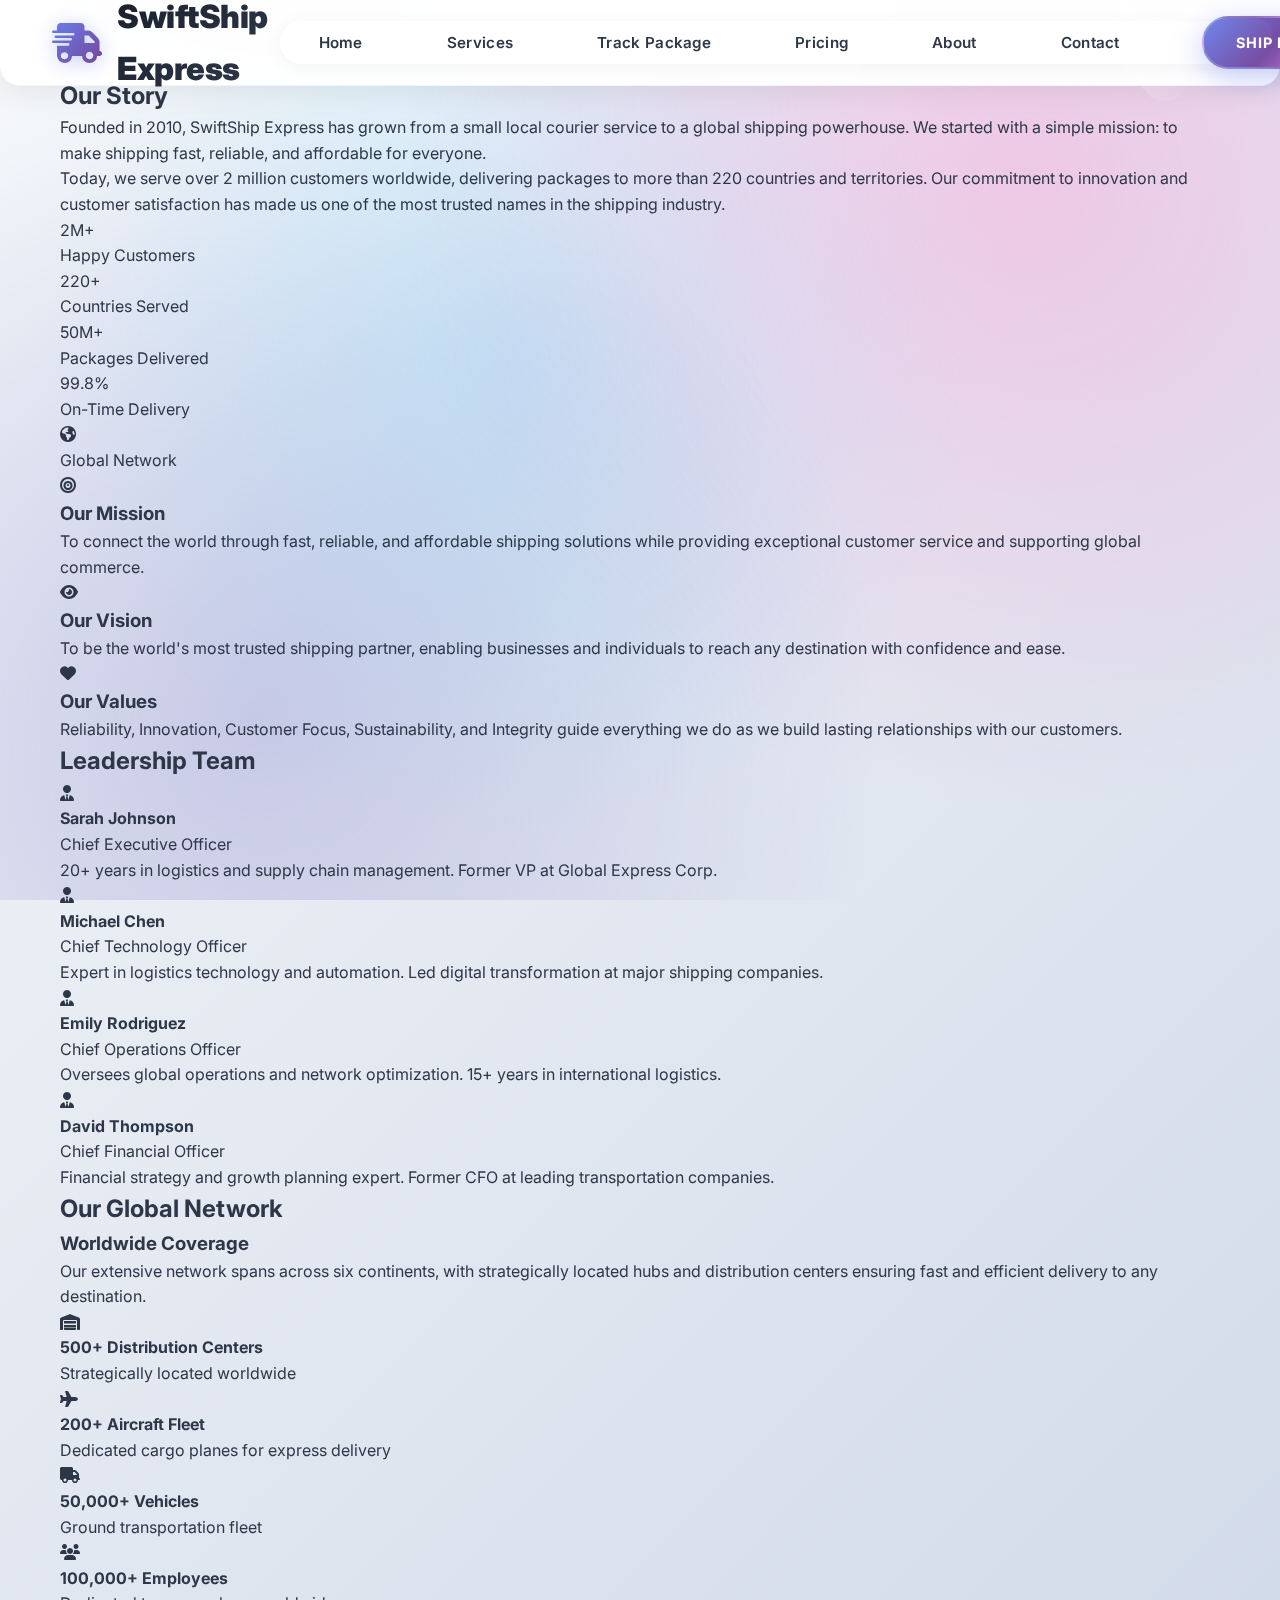
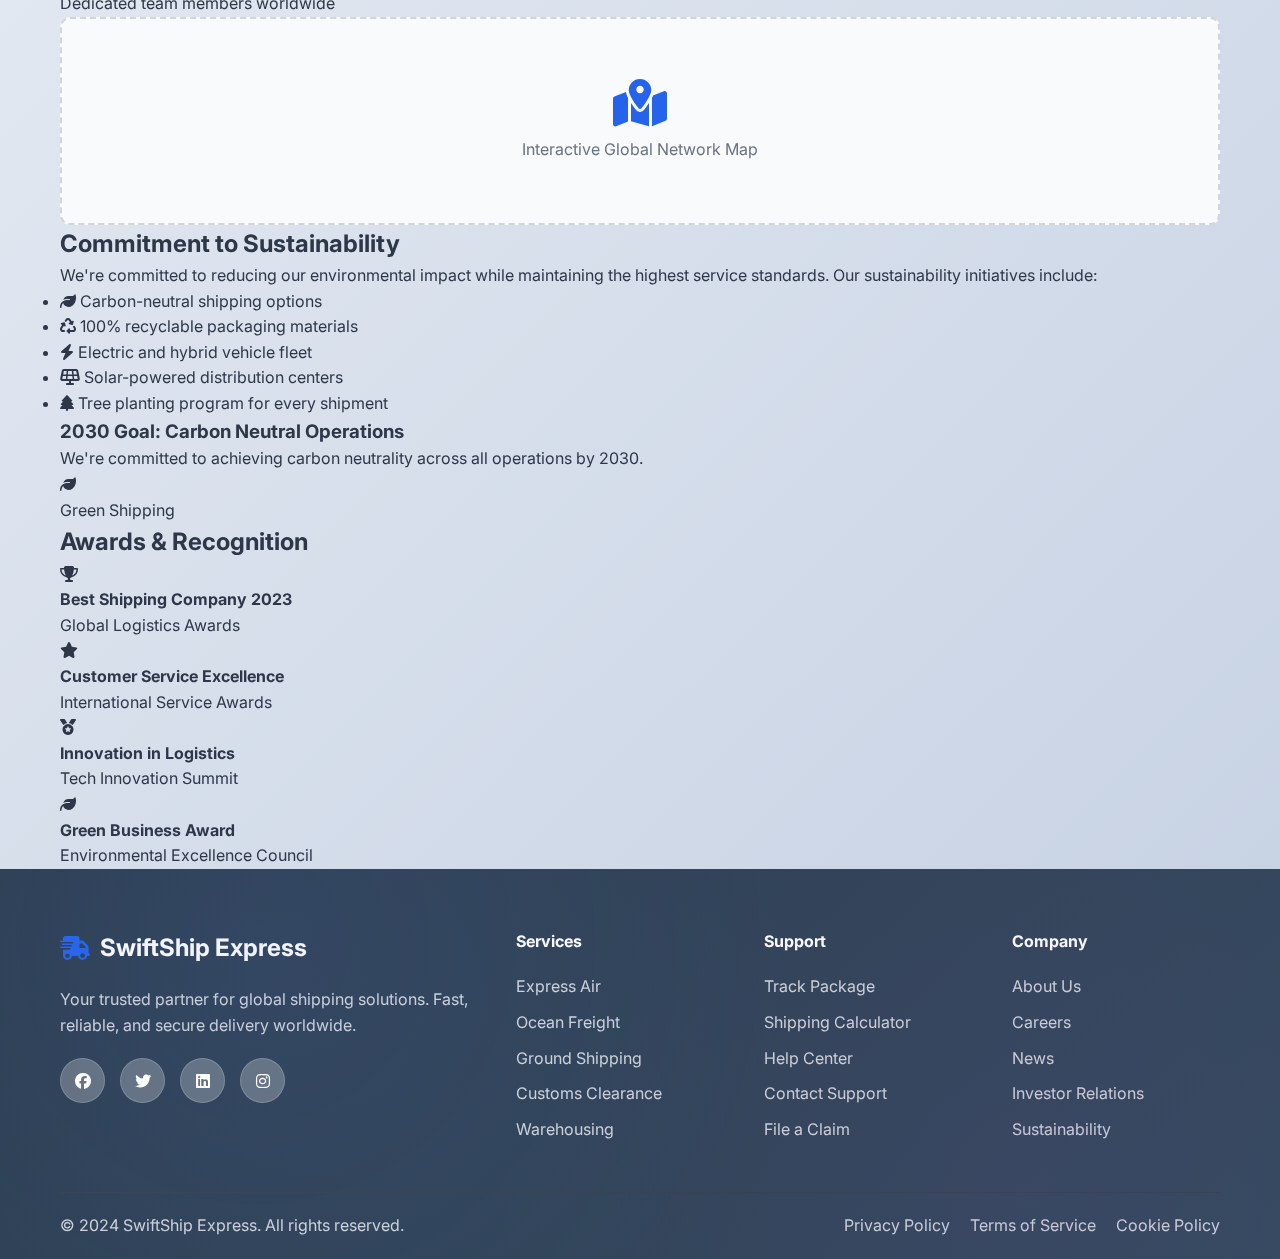
<file: about.html>
<!DOCTYPE html>
<html lang="en">
<head>
    <meta charset="UTF-8">
    <meta name="viewport" content="width=device-width, initial-scale=1.0">
    <title>About Us - SwiftShip Express</title>
    <link rel="stylesheet" href="styles.css">
    <link rel="stylesheet" href="https://cdnjs.cloudflare.com/ajax/libs/font-awesome/6.4.0/css/all.min.css">
    <link href="https://fonts.googleapis.com/css2?family=Inter:wght@300;400;500;600;700&display=swap" rel="stylesheet">
</head>
<body>
    <!-- Navigation -->
    <nav class="navbar">
        <div class="nav-container">
            <div class="nav-logo">
                <i class="fas fa-shipping-fast"></i>
                <span>SwiftShip Express</span>
            </div>
            <ul class="nav-menu">
                <li><a href="index.html" class="nav-link">Home</a></li>
                <li><a href="services.html" class="nav-link">Services</a></li>
                <li><a href="index.html#tracking" class="nav-link">Track Package</a></li>
                <li><a href="pricing.html" class="nav-link">Pricing</a></li>
                <li><a href="about.html" class="nav-link active">About</a></li>
                <li><a href="contact.html" class="nav-link">Contact</a></li>
                <li><a href="index.html#ship-now" class="nav-link ship-btn">Ship Now</a></li>
            </ul>
            <div class="hamburger">
                <span class="bar"></span>
                <span class="bar"></span>
                <span class="bar"></span>
            </div>
        </div>
    </nav>

    <!-- Page Header -->
    <section class="page-header">
        <div class="container">
            <div class="header-content">
                <h1>About SwiftShip Express</h1>
                <p>Leading the future of global shipping with innovation, reliability, and customer-first service</p>
            </div>
        </div>
    </section>

    <!-- Company Overview -->
    <section class="company-overview">
        <div class="container">
            <div class="overview-grid">
                <div class="overview-content">
                    <h2>Our Story</h2>
                    <p>Founded in 2010, SwiftShip Express has grown from a small local courier service to a global shipping powerhouse. We started with a simple mission: to make shipping fast, reliable, and affordable for everyone.</p>
                    <p>Today, we serve over 2 million customers worldwide, delivering packages to more than 220 countries and territories. Our commitment to innovation and customer satisfaction has made us one of the most trusted names in the shipping industry.</p>
                    <div class="company-stats">
                        <div class="stat-item">
                            <div class="stat-number">2M+</div>
                            <div class="stat-label">Happy Customers</div>
                        </div>
                        <div class="stat-item">
                            <div class="stat-number">220+</div>
                            <div class="stat-label">Countries Served</div>
                        </div>
                        <div class="stat-item">
                            <div class="stat-number">50M+</div>
                            <div class="stat-label">Packages Delivered</div>
                        </div>
                        <div class="stat-item">
                            <div class="stat-number">99.8%</div>
                            <div class="stat-label">On-Time Delivery</div>
                        </div>
                    </div>
                </div>
                <div class="overview-image">
                    <div class="image-placeholder">
                        <i class="fas fa-globe-americas"></i>
                        <p>Global Network</p>
                    </div>
                </div>
            </div>
        </div>
    </section>

    <!-- Mission & Vision -->
    <section class="mission-vision">
        <div class="container">
            <div class="mv-grid">
                <div class="mv-card">
                    <div class="mv-icon">
                        <i class="fas fa-bullseye"></i>
                    </div>
                    <h3>Our Mission</h3>
                    <p>To connect the world through fast, reliable, and affordable shipping solutions while providing exceptional customer service and supporting global commerce.</p>
                </div>
                <div class="mv-card">
                    <div class="mv-icon">
                        <i class="fas fa-eye"></i>
                    </div>
                    <h3>Our Vision</h3>
                    <p>To be the world's most trusted shipping partner, enabling businesses and individuals to reach any destination with confidence and ease.</p>
                </div>
                <div class="mv-card">
                    <div class="mv-icon">
                        <i class="fas fa-heart"></i>
                    </div>
                    <h3>Our Values</h3>
                    <p>Reliability, Innovation, Customer Focus, Sustainability, and Integrity guide everything we do as we build lasting relationships with our customers.</p>
                </div>
            </div>
        </div>
    </section>

    <!-- Leadership Team -->
    <section class="leadership">
        <div class="container">
            <h2>Leadership Team</h2>
            <div class="team-grid">
                <div class="team-member">
                    <div class="member-photo">
                        <i class="fas fa-user-tie"></i>
                    </div>
                    <h4>Sarah Johnson</h4>
                    <p class="member-title">Chief Executive Officer</p>
                    <p class="member-bio">20+ years in logistics and supply chain management. Former VP at Global Express Corp.</p>
                </div>
                <div class="team-member">
                    <div class="member-photo">
                        <i class="fas fa-user-tie"></i>
                    </div>
                    <h4>Michael Chen</h4>
                    <p class="member-title">Chief Technology Officer</p>
                    <p class="member-bio">Expert in logistics technology and automation. Led digital transformation at major shipping companies.</p>
                </div>
                <div class="team-member">
                    <div class="member-photo">
                        <i class="fas fa-user-tie"></i>
                    </div>
                    <h4>Emily Rodriguez</h4>
                    <p class="member-title">Chief Operations Officer</p>
                    <p class="member-bio">Oversees global operations and network optimization. 15+ years in international logistics.</p>
                </div>
                <div class="team-member">
                    <div class="member-photo">
                        <i class="fas fa-user-tie"></i>
                    </div>
                    <h4>David Thompson</h4>
                    <p class="member-title">Chief Financial Officer</p>
                    <p class="member-bio">Financial strategy and growth planning expert. Former CFO at leading transportation companies.</p>
                </div>
            </div>
        </div>
    </section>

    <!-- Global Network -->
    <section class="global-network">
        <div class="container">
            <h2>Our Global Network</h2>
            <div class="network-content">
                <div class="network-info">
                    <h3>Worldwide Coverage</h3>
                    <p>Our extensive network spans across six continents, with strategically located hubs and distribution centers ensuring fast and efficient delivery to any destination.</p>
                    <div class="network-features">
                        <div class="feature-item">
                            <i class="fas fa-warehouse"></i>
                            <div>
                                <h4>500+ Distribution Centers</h4>
                                <p>Strategically located worldwide</p>
                            </div>
                        </div>
                        <div class="feature-item">
                            <i class="fas fa-plane"></i>
                            <div>
                                <h4>200+ Aircraft Fleet</h4>
                                <p>Dedicated cargo planes for express delivery</p>
                            </div>
                        </div>
                        <div class="feature-item">
                            <i class="fas fa-truck"></i>
                            <div>
                                <h4>50,000+ Vehicles</h4>
                                <p>Ground transportation fleet</p>
                            </div>
                        </div>
                        <div class="feature-item">
                            <i class="fas fa-users"></i>
                            <div>
                                <h4>100,000+ Employees</h4>
                                <p>Dedicated team members worldwide</p>
                            </div>
                        </div>
                    </div>
                </div>
                <div class="network-map">
                    <div class="map-placeholder">
                        <i class="fas fa-map-marked-alt"></i>
                        <p>Interactive Global Network Map</p>
                    </div>
                </div>
            </div>
        </div>
    </section>

    <!-- Sustainability -->
    <section class="sustainability">
        <div class="container">
            <div class="sustainability-content">
                <div class="sustainability-text">
                    <h2>Commitment to Sustainability</h2>
                    <p>We're committed to reducing our environmental impact while maintaining the highest service standards. Our sustainability initiatives include:</p>
                    <ul class="sustainability-list">
                        <li><i class="fas fa-leaf"></i> Carbon-neutral shipping options</li>
                        <li><i class="fas fa-recycle"></i> 100% recyclable packaging materials</li>
                        <li><i class="fas fa-bolt"></i> Electric and hybrid vehicle fleet</li>
                        <li><i class="fas fa-solar-panel"></i> Solar-powered distribution centers</li>
                        <li><i class="fas fa-tree"></i> Tree planting program for every shipment</li>
                    </ul>
                    <div class="sustainability-goal">
                        <h3>2030 Goal: Carbon Neutral Operations</h3>
                        <p>We're committed to achieving carbon neutrality across all operations by 2030.</p>
                    </div>
                </div>
                <div class="sustainability-image">
                    <div class="image-placeholder">
                        <i class="fas fa-leaf"></i>
                        <p>Green Shipping</p>
                    </div>
                </div>
            </div>
        </div>
    </section>

    <!-- Awards & Recognition -->
    <section class="awards">
        <div class="container">
            <h2>Awards & Recognition</h2>
            <div class="awards-grid">
                <div class="award-item">
                    <div class="award-icon">
                        <i class="fas fa-trophy"></i>
                    </div>
                    <h4>Best Shipping Company 2023</h4>
                    <p>Global Logistics Awards</p>
                </div>
                <div class="award-item">
                    <div class="award-icon">
                        <i class="fas fa-star"></i>
                    </div>
                    <h4>Customer Service Excellence</h4>
                    <p>International Service Awards</p>
                </div>
                <div class="award-item">
                    <div class="award-icon">
                        <i class="fas fa-medal"></i>
                    </div>
                    <h4>Innovation in Logistics</h4>
                    <p>Tech Innovation Summit</p>
                </div>
                <div class="award-item">
                    <div class="award-icon">
                        <i class="fas fa-leaf"></i>
                    </div>
                    <h4>Green Business Award</h4>
                    <p>Environmental Excellence Council</p>
                </div>
            </div>
        </div>
    </section>

    <!-- Footer -->
    <footer class="footer">
        <div class="container">
            <div class="footer-content">
                <div class="footer-section">
                    <div class="footer-logo">
                        <i class="fas fa-shipping-fast"></i>
                        <span>SwiftShip Express</span>
                    </div>
                    <p>Your trusted partner for global shipping solutions. Fast, reliable, and secure delivery worldwide.</p>
                    <div class="social-links">
                        <a href="#"><i class="fab fa-facebook"></i></a>
                        <a href="#"><i class="fab fa-twitter"></i></a>
                        <a href="#"><i class="fab fa-linkedin"></i></a>
                        <a href="#"><i class="fab fa-instagram"></i></a>
                    </div>
                </div>
                <div class="footer-section">
                    <h4>Services</h4>
                    <ul>
                        <li><a href="services.html">Express Air</a></li>
                        <li><a href="services.html">Ocean Freight</a></li>
                        <li><a href="services.html">Ground Shipping</a></li>
                        <li><a href="services.html">Customs Clearance</a></li>
                        <li><a href="services.html">Warehousing</a></li>
                    </ul>
                </div>
                <div class="footer-section">
                    <h4>Support</h4>
                    <ul>
                        <li><a href="index.html#tracking">Track Package</a></li>
                        <li><a href="pricing.html">Shipping Calculator</a></li>
                        <li><a href="help.html">Help Center</a></li>
                        <li><a href="contact.html">Contact Support</a></li>
                        <li><a href="claims.html">File a Claim</a></li>
                    </ul>
                </div>
                <div class="footer-section">
                    <h4>Company</h4>
                    <ul>
                        <li><a href="about.html">About Us</a></li>
                        <li><a href="careers.html">Careers</a></li>
                        <li><a href="news.html">News</a></li>
                        <li><a href="investors.html">Investor Relations</a></li>
                        <li><a href="sustainability.html">Sustainability</a></li>
                    </ul>
                </div>
            </div>
            <div class="footer-bottom">
                <p>&copy; 2024 SwiftShip Express. All rights reserved.</p>
                <div class="footer-links">
                    <a href="privacy.html">Privacy Policy</a>
                    <a href="terms.html">Terms of Service</a>
                    <a href="cookies.html">Cookie Policy</a>
                </div>
            </div>
        </div>
    </footer>

    <script src="script.js"></script>
</body>
</html>
</file>
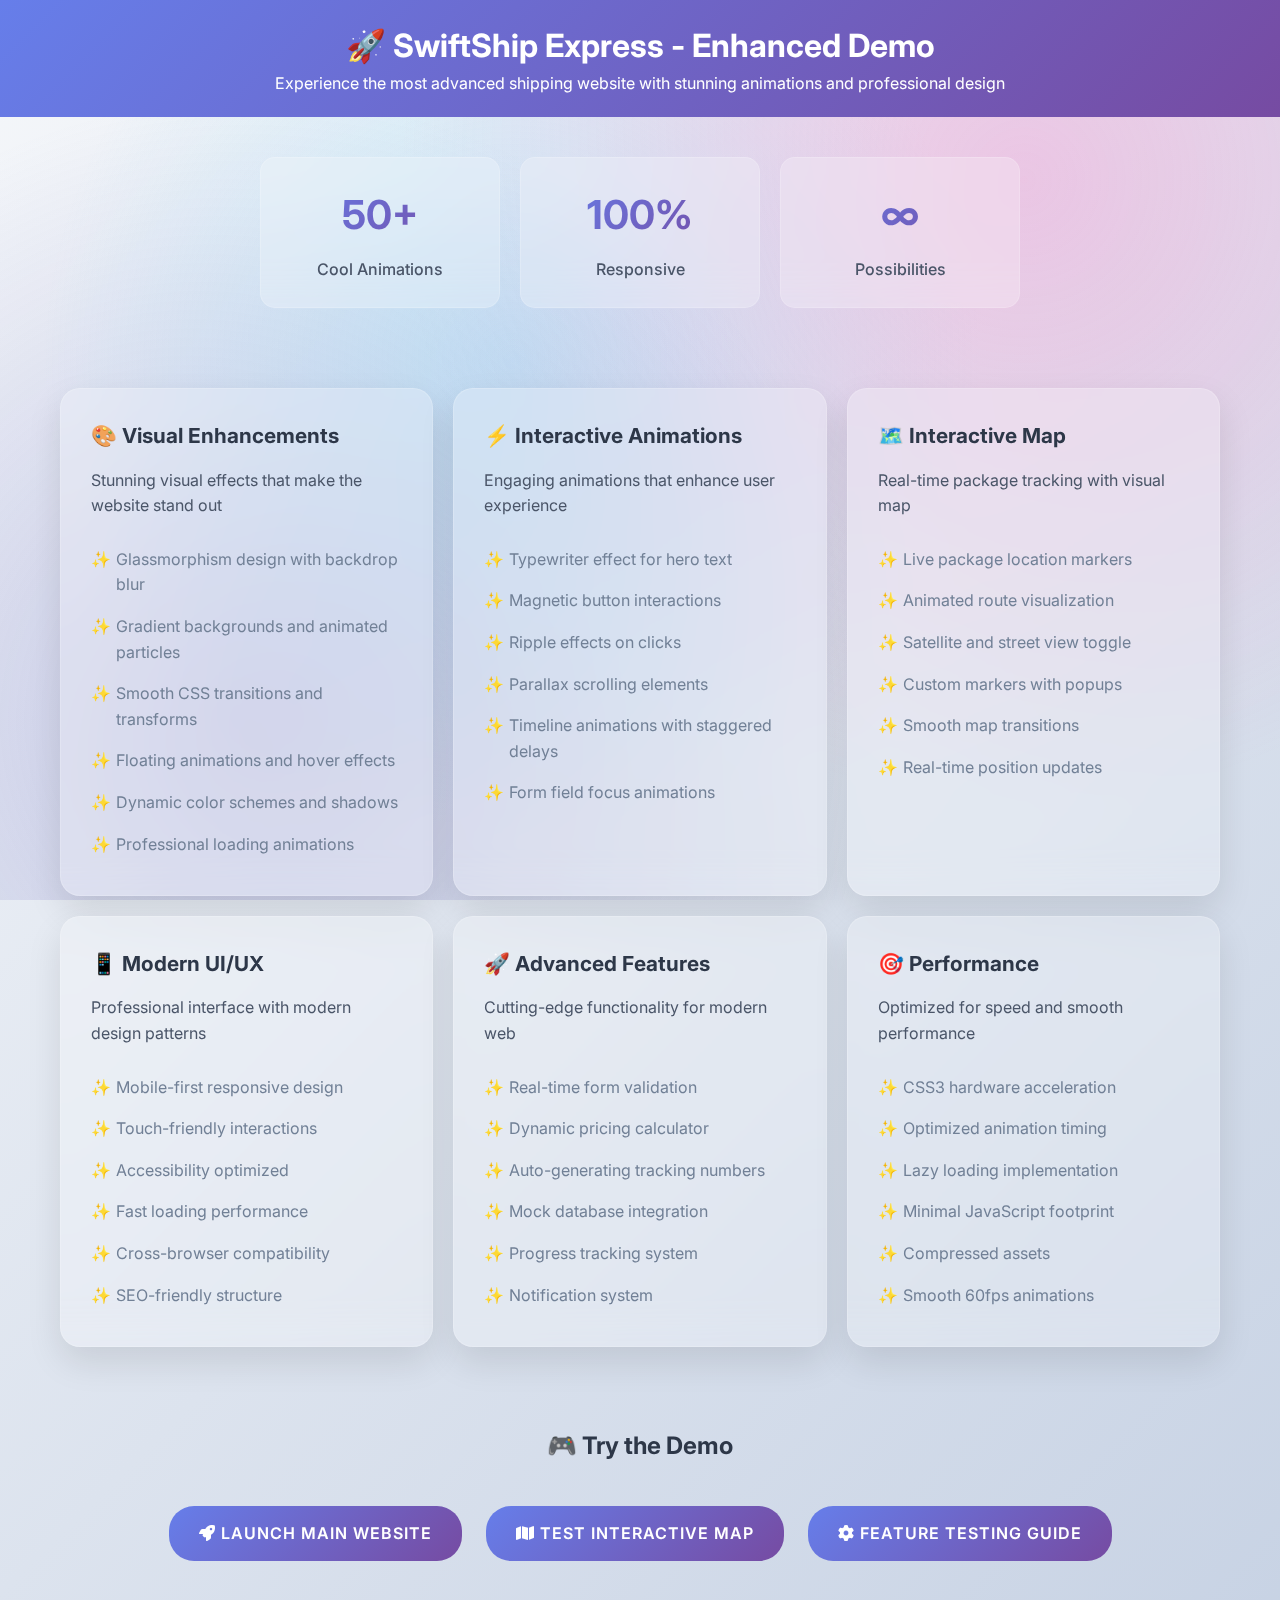
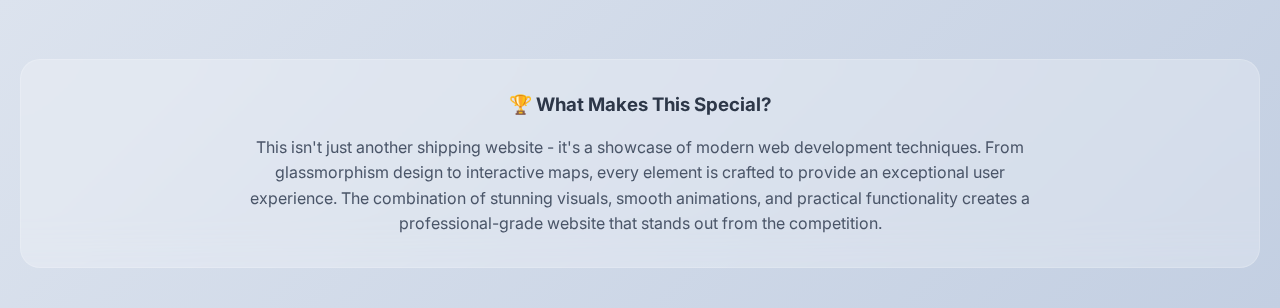
<file: enhanced-demo.html>
<!DOCTYPE html>
<html lang="en">
<head>
    <meta charset="UTF-8">
    <meta name="viewport" content="width=device-width, initial-scale=1.0">
    <title>🚀 SwiftShip Express - Enhanced Demo</title>
    <link rel="stylesheet" href="styles.css">
    <link rel="stylesheet" href="https://cdnjs.cloudflare.com/ajax/libs/font-awesome/6.4.0/css/all.min.css">
    <link href="https://fonts.googleapis.com/css2?family=Inter:wght@300;400;500;600;700&display=swap" rel="stylesheet">
    <style>
        .demo-header {
            background: var(--primary-gradient);
            color: white;
            padding: 20px 0;
            text-align: center;
            position: relative;
            overflow: hidden;
        }
        
        .demo-header::before {
            content: '';
            position: absolute;
            top: 0;
            left: -100%;
            width: 100%;
            height: 100%;
            background: linear-gradient(90deg, transparent, rgba(255,255,255,0.2), transparent);
            animation: shimmer 3s infinite;
        }
        
        .demo-features {
            display: grid;
            grid-template-columns: repeat(auto-fit, minmax(300px, 1fr));
            gap: 20px;
            padding: 40px 20px;
            max-width: 1200px;
            margin: 0 auto;
        }
        
        .demo-card {
            background: var(--glass-bg);
            backdrop-filter: blur(20px);
            padding: 30px;
            border-radius: 20px;
            border: 1px solid var(--glass-border);
            box-shadow: var(--shadow-dark);
            transition: all 0.4s ease;
            position: relative;
            overflow: hidden;
        }
        
        .demo-card::before {
            content: '';
            position: absolute;
            top: 0;
            left: -100%;
            width: 100%;
            height: 100%;
            background: linear-gradient(90deg, transparent, rgba(102, 126, 234, 0.1), transparent);
            transition: left 0.8s ease;
        }
        
        .demo-card:hover::before {
            left: 100%;
        }
        
        .demo-card:hover {
            transform: translateY(-10px) scale(1.02);
            box-shadow: 0 20px 40px rgba(102, 126, 234, 0.3);
        }
        
        .demo-card h3 {
            color: var(--text-primary);
            margin-bottom: 15px;
            font-size: 1.3rem;
        }
        
        .demo-card p {
            color: var(--text-secondary);
            margin-bottom: 20px;
        }
        
        .demo-list {
            list-style: none;
            padding: 0;
        }
        
        .demo-list li {
            padding: 8px 0;
            color: var(--text-light);
            position: relative;
            padding-left: 25px;
        }
        
        .demo-list li::before {
            content: "✨";
            position: absolute;
            left: 0;
            animation: sparkle 2s ease-in-out infinite;
        }
        
        @keyframes sparkle {
            0%, 100% { transform: scale(1) rotate(0deg); }
            50% { transform: scale(1.2) rotate(180deg); }
        }
        
        .demo-btn {
            background: var(--primary-gradient);
            color: white;
            padding: 15px 30px;
            border: none;
            border-radius: 25px;
            text-decoration: none;
            display: inline-block;
            margin: 10px;
            transition: all 0.4s ease;
            position: relative;
            overflow: hidden;
            font-weight: 600;
            text-transform: uppercase;
            letter-spacing: 1px;
        }
        
        .demo-btn::before {
            content: '';
            position: absolute;
            top: 0;
            left: -100%;
            width: 100%;
            height: 100%;
            background: linear-gradient(90deg, transparent, rgba(255,255,255,0.3), transparent);
            transition: left 0.6s ease;
        }
        
        .demo-btn:hover::before {
            left: 100%;
        }
        
        .demo-btn:hover {
            transform: translateY(-3px) scale(1.05);
            box-shadow: 0 10px 25px rgba(102, 126, 234, 0.5);
        }
        
        .demo-stats {
            display: grid;
            grid-template-columns: repeat(auto-fit, minmax(200px, 1fr));
            gap: 20px;
            padding: 40px 20px;
            max-width: 800px;
            margin: 0 auto;
            text-align: center;
        }
        
        .stat-item {
            background: var(--glass-bg);
            backdrop-filter: blur(20px);
            padding: 25px;
            border-radius: 15px;
            border: 1px solid var(--glass-border);
            transition: all 0.3s ease;
        }
        
        .stat-item:hover {
            transform: scale(1.05);
            box-shadow: 0 10px 25px rgba(102, 126, 234, 0.2);
        }
        
        .stat-number {
            font-size: 2.5rem;
            font-weight: 700;
            background: var(--primary-gradient);
            -webkit-background-clip: text;
            background-clip: text;
            -webkit-text-fill-color: transparent;
            margin-bottom: 10px;
        }
        
        .stat-label {
            color: var(--text-secondary);
            font-weight: 500;
        }
    </style>
</head>
<body>
    <div class="demo-header">
        <h1>🚀 SwiftShip Express - Enhanced Demo</h1>
        <p>Experience the most advanced shipping website with stunning animations and professional design</p>
    </div>

    <div class="demo-stats">
        <div class="stat-item">
            <div class="stat-number">50+</div>
            <div class="stat-label">Cool Animations</div>
        </div>
        <div class="stat-item">
            <div class="stat-number">100%</div>
            <div class="stat-label">Responsive</div>
        </div>
        <div class="stat-item">
            <div class="stat-number">∞</div>
            <div class="stat-label">Possibilities</div>
        </div>
    </div>

    <div class="demo-features">
        <div class="demo-card">
            <h3>🎨 Visual Enhancements</h3>
            <p>Stunning visual effects that make the website stand out</p>
            <ul class="demo-list">
                <li>Glassmorphism design with backdrop blur</li>
                <li>Gradient backgrounds and animated particles</li>
                <li>Smooth CSS transitions and transforms</li>
                <li>Floating animations and hover effects</li>
                <li>Dynamic color schemes and shadows</li>
                <li>Professional loading animations</li>
            </ul>
        </div>

        <div class="demo-card">
            <h3>⚡ Interactive Animations</h3>
            <p>Engaging animations that enhance user experience</p>
            <ul class="demo-list">
                <li>Typewriter effect for hero text</li>
                <li>Magnetic button interactions</li>
                <li>Ripple effects on clicks</li>
                <li>Parallax scrolling elements</li>
                <li>Timeline animations with staggered delays</li>
                <li>Form field focus animations</li>
            </ul>
        </div>

        <div class="demo-card">
            <h3>🗺️ Interactive Map</h3>
            <p>Real-time package tracking with visual map</p>
            <ul class="demo-list">
                <li>Live package location markers</li>
                <li>Animated route visualization</li>
                <li>Satellite and street view toggle</li>
                <li>Custom markers with popups</li>
                <li>Smooth map transitions</li>
                <li>Real-time position updates</li>
            </ul>
        </div>

        <div class="demo-card">
            <h3>📱 Modern UI/UX</h3>
            <p>Professional interface with modern design patterns</p>
            <ul class="demo-list">
                <li>Mobile-first responsive design</li>
                <li>Touch-friendly interactions</li>
                <li>Accessibility optimized</li>
                <li>Fast loading performance</li>
                <li>Cross-browser compatibility</li>
                <li>SEO-friendly structure</li>
            </ul>
        </div>

        <div class="demo-card">
            <h3>🚀 Advanced Features</h3>
            <p>Cutting-edge functionality for modern web</p>
            <ul class="demo-list">
                <li>Real-time form validation</li>
                <li>Dynamic pricing calculator</li>
                <li>Auto-generating tracking numbers</li>
                <li>Mock database integration</li>
                <li>Progress tracking system</li>
                <li>Notification system</li>
            </ul>
        </div>

        <div class="demo-card">
            <h3>🎯 Performance</h3>
            <p>Optimized for speed and smooth performance</p>
            <ul class="demo-list">
                <li>CSS3 hardware acceleration</li>
                <li>Optimized animation timing</li>
                <li>Lazy loading implementation</li>
                <li>Minimal JavaScript footprint</li>
                <li>Compressed assets</li>
                <li>Smooth 60fps animations</li>
            </ul>
        </div>
    </div>

    <div style="text-align: center; padding: 40px 20px;">
        <h2 style="color: var(--text-primary); margin-bottom: 30px;">🎮 Try the Demo</h2>
        <a href="index.html" class="demo-btn">
            <i class="fas fa-rocket"></i> Launch Main Website
        </a>
        <a href="map-test.html" class="demo-btn">
            <i class="fas fa-map"></i> Test Interactive Map
        </a>
        <a href="test-features.html" class="demo-btn">
            <i class="fas fa-cog"></i> Feature Testing Guide
        </a>
    </div>

    <div style="background: var(--glass-bg); backdrop-filter: blur(20px); padding: 30px; margin: 40px 20px; border-radius: 20px; border: 1px solid var(--glass-border); text-align: center;">
        <h3 style="color: var(--text-primary); margin-bottom: 15px;">🏆 What Makes This Special?</h3>
        <p style="color: var(--text-secondary); max-width: 800px; margin: 0 auto;">
            This isn't just another shipping website - it's a showcase of modern web development techniques. 
            From glassmorphism design to interactive maps, every element is crafted to provide an exceptional 
            user experience. The combination of stunning visuals, smooth animations, and practical functionality 
            creates a professional-grade website that stands out from the competition.
        </p>
    </div>

    <script src="animations.js"></script>
</body>
</html>
</file>
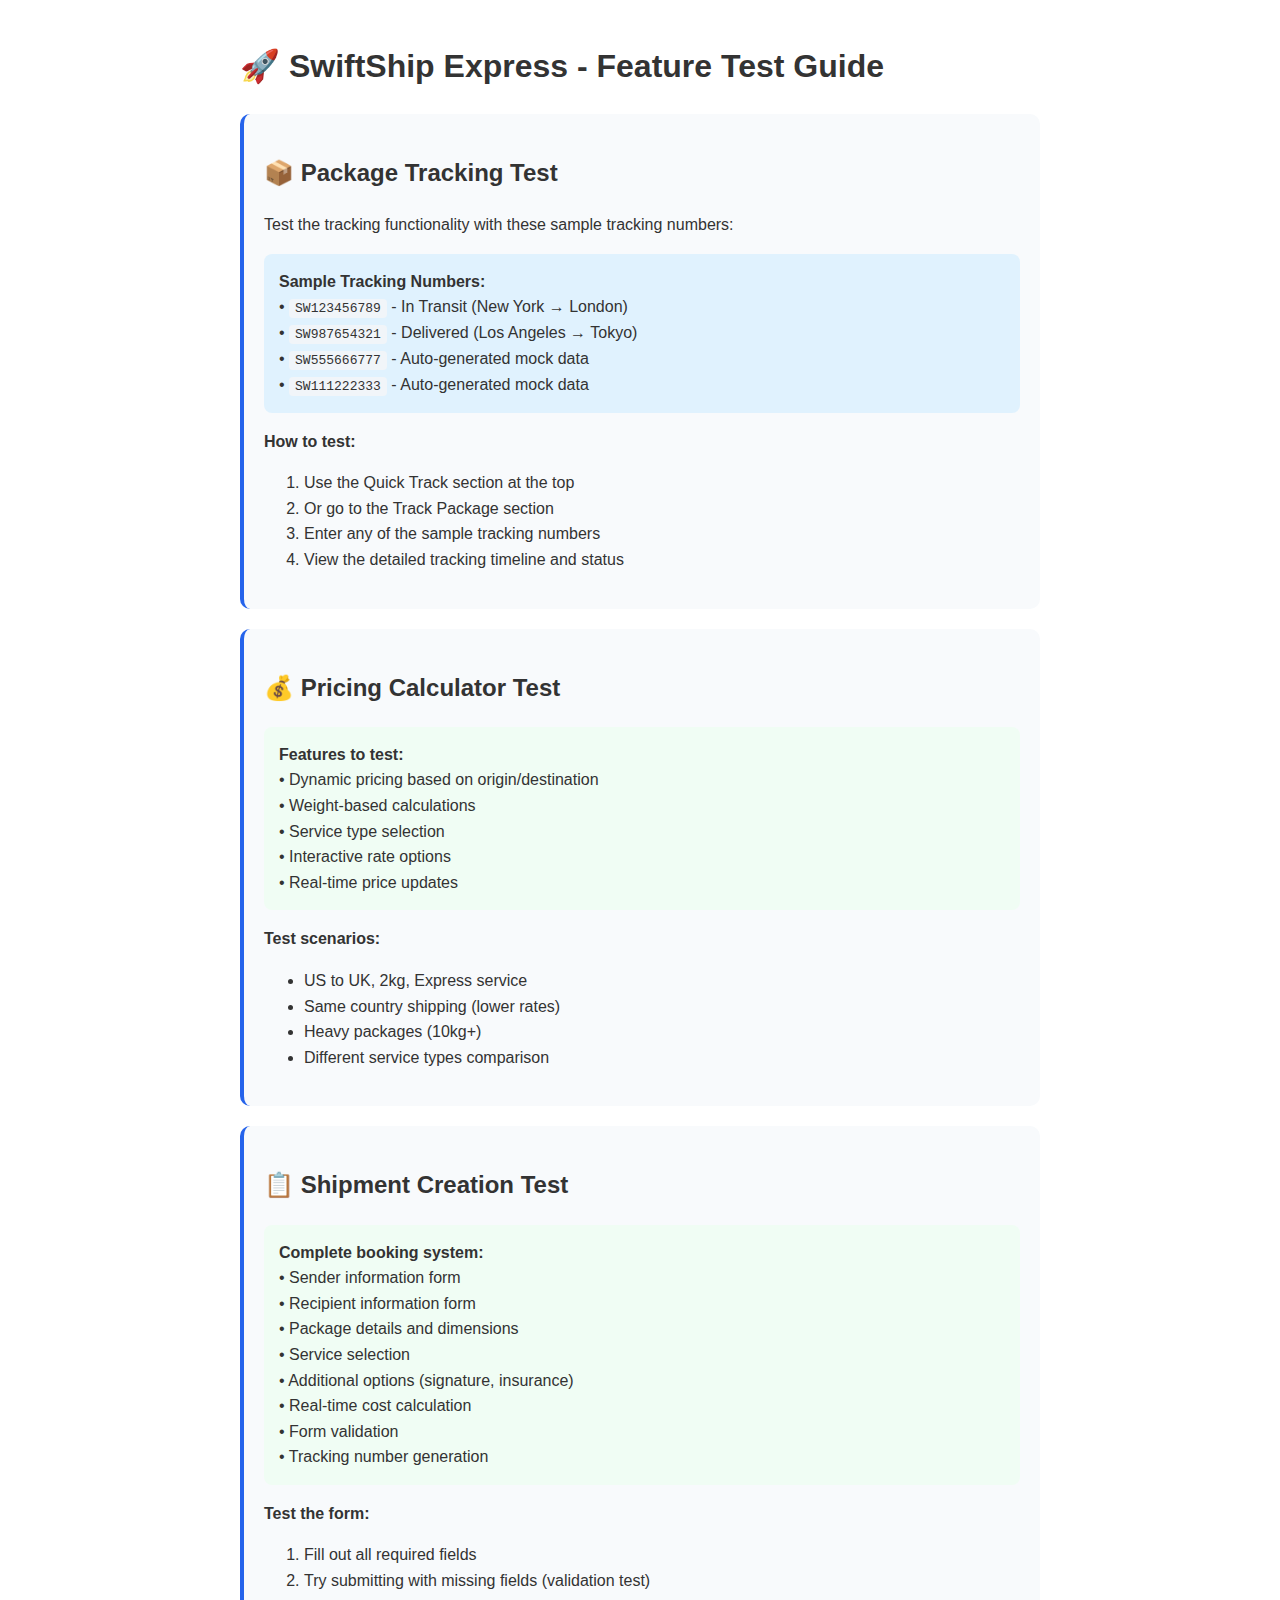
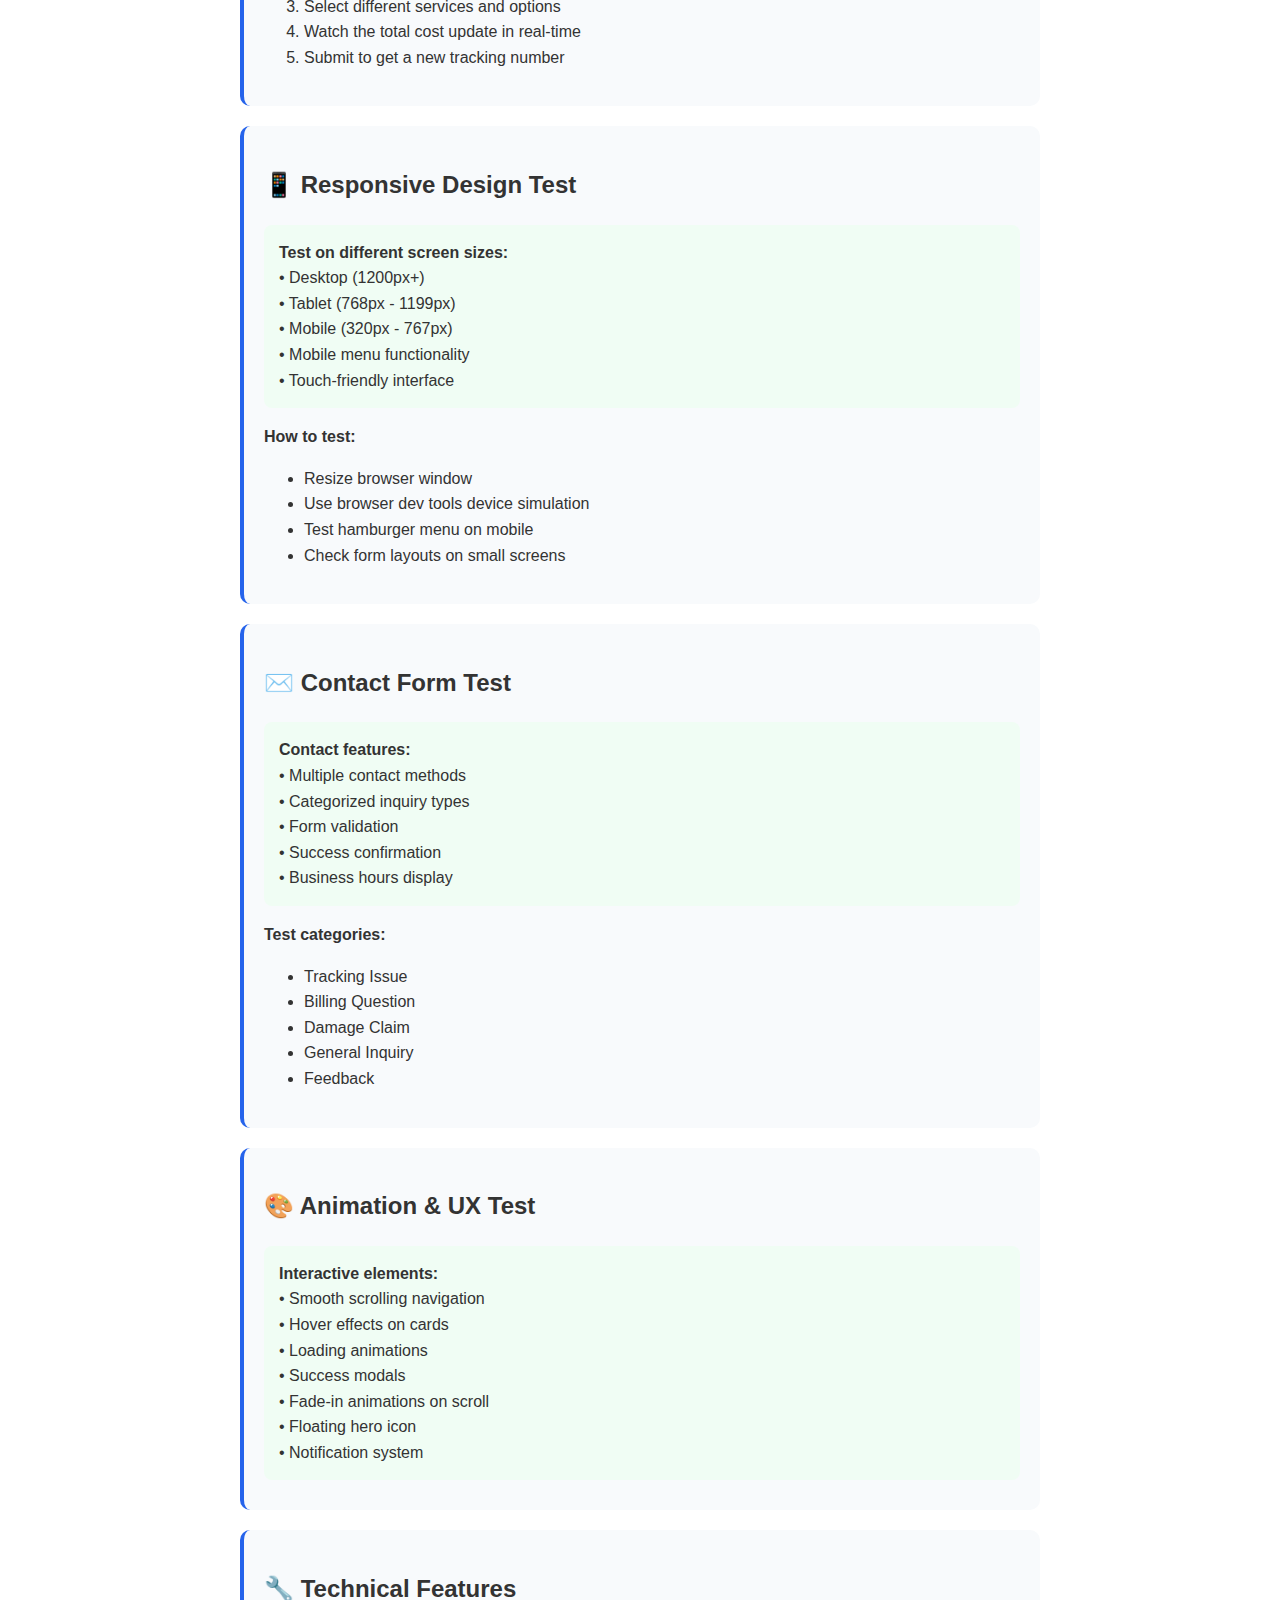
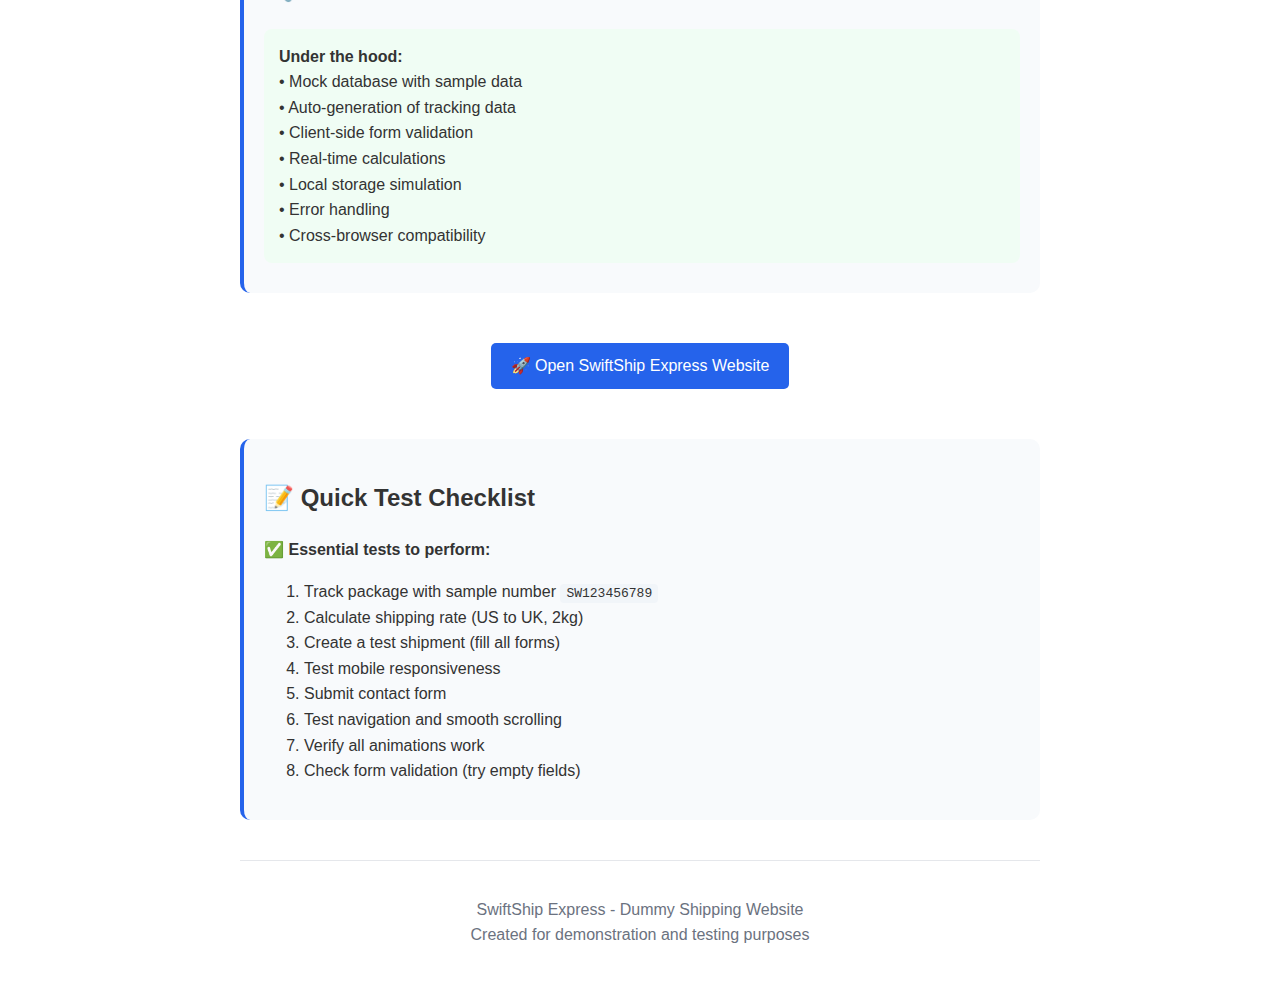
<file: test-features.html>
<!DOCTYPE html>
<html lang="en">
<head>
    <meta charset="UTF-8">
    <meta name="viewport" content="width=device-width, initial-scale=1.0">
    <title>SwiftShip Express - Feature Test Guide</title>
    <style>
        body {
            font-family: 'Inter', sans-serif;
            max-width: 800px;
            margin: 0 auto;
            padding: 20px;
            line-height: 1.6;
            color: #333;
        }
        .test-section {
            background: #f8fafc;
            padding: 20px;
            margin: 20px 0;
            border-radius: 10px;
            border-left: 4px solid #2563eb;
        }
        .sample-data {
            background: #e0f2fe;
            padding: 15px;
            border-radius: 8px;
            margin: 10px 0;
        }
        .feature-list {
            background: #f0fdf4;
            padding: 15px;
            border-radius: 8px;
            margin: 10px 0;
        }
        code {
            background: #f1f5f9;
            padding: 2px 6px;
            border-radius: 4px;
            font-family: monospace;
        }
        .btn {
            display: inline-block;
            background: #2563eb;
            color: white;
            padding: 10px 20px;
            text-decoration: none;
            border-radius: 5px;
            margin: 10px 5px;
        }
        .btn:hover {
            background: #1d4ed8;
        }
    </style>
</head>
<body>
    <h1>🚀 SwiftShip Express - Feature Test Guide</h1>
    
    <div class="test-section">
        <h2>📦 Package Tracking Test</h2>
        <p>Test the tracking functionality with these sample tracking numbers:</p>
        <div class="sample-data">
            <strong>Sample Tracking Numbers:</strong><br>
            • <code>SW123456789</code> - In Transit (New York → London)<br>
            • <code>SW987654321</code> - Delivered (Los Angeles → Tokyo)<br>
            • <code>SW555666777</code> - Auto-generated mock data<br>
            • <code>SW111222333</code> - Auto-generated mock data
        </div>
        <p><strong>How to test:</strong></p>
        <ol>
            <li>Use the Quick Track section at the top</li>
            <li>Or go to the Track Package section</li>
            <li>Enter any of the sample tracking numbers</li>
            <li>View the detailed tracking timeline and status</li>
        </ol>
    </div>

    <div class="test-section">
        <h2>💰 Pricing Calculator Test</h2>
        <div class="feature-list">
            <strong>Features to test:</strong><br>
            • Dynamic pricing based on origin/destination<br>
            • Weight-based calculations<br>
            • Service type selection<br>
            • Interactive rate options<br>
            • Real-time price updates
        </div>
        <p><strong>Test scenarios:</strong></p>
        <ul>
            <li>US to UK, 2kg, Express service</li>
            <li>Same country shipping (lower rates)</li>
            <li>Heavy packages (10kg+)</li>
            <li>Different service types comparison</li>
        </ul>
    </div>

    <div class="test-section">
        <h2>📋 Shipment Creation Test</h2>
        <div class="feature-list">
            <strong>Complete booking system:</strong><br>
            • Sender information form<br>
            • Recipient information form<br>
            • Package details and dimensions<br>
            • Service selection<br>
            • Additional options (signature, insurance)<br>
            • Real-time cost calculation<br>
            • Form validation<br>
            • Tracking number generation
        </div>
        <p><strong>Test the form:</strong></p>
        <ol>
            <li>Fill out all required fields</li>
            <li>Try submitting with missing fields (validation test)</li>
            <li>Select different services and options</li>
            <li>Watch the total cost update in real-time</li>
            <li>Submit to get a new tracking number</li>
        </ol>
    </div>

    <div class="test-section">
        <h2>📱 Responsive Design Test</h2>
        <div class="feature-list">
            <strong>Test on different screen sizes:</strong><br>
            • Desktop (1200px+)<br>
            • Tablet (768px - 1199px)<br>
            • Mobile (320px - 767px)<br>
            • Mobile menu functionality<br>
            • Touch-friendly interface
        </div>
        <p><strong>How to test:</strong></p>
        <ul>
            <li>Resize browser window</li>
            <li>Use browser dev tools device simulation</li>
            <li>Test hamburger menu on mobile</li>
            <li>Check form layouts on small screens</li>
        </ul>
    </div>

    <div class="test-section">
        <h2>✉️ Contact Form Test</h2>
        <div class="feature-list">
            <strong>Contact features:</strong><br>
            • Multiple contact methods<br>
            • Categorized inquiry types<br>
            • Form validation<br>
            • Success confirmation<br>
            • Business hours display
        </div>
        <p><strong>Test categories:</strong></p>
        <ul>
            <li>Tracking Issue</li>
            <li>Billing Question</li>
            <li>Damage Claim</li>
            <li>General Inquiry</li>
            <li>Feedback</li>
        </ul>
    </div>

    <div class="test-section">
        <h2>🎨 Animation & UX Test</h2>
        <div class="feature-list">
            <strong>Interactive elements:</strong><br>
            • Smooth scrolling navigation<br>
            • Hover effects on cards<br>
            • Loading animations<br>
            • Success modals<br>
            • Fade-in animations on scroll<br>
            • Floating hero icon<br>
            • Notification system
        </div>
    </div>

    <div class="test-section">
        <h2>🔧 Technical Features</h2>
        <div class="feature-list">
            <strong>Under the hood:</strong><br>
            • Mock database with sample data<br>
            • Auto-generation of tracking data<br>
            • Client-side form validation<br>
            • Real-time calculations<br>
            • Local storage simulation<br>
            • Error handling<br>
            • Cross-browser compatibility
        </div>
    </div>

    <div style="text-align: center; margin: 40px 0;">
        <a href="index.html" class="btn">🚀 Open SwiftShip Express Website</a>
    </div>

    <div class="test-section">
        <h2>📝 Quick Test Checklist</h2>
        <p>✅ <strong>Essential tests to perform:</strong></p>
        <ol>
            <li>Track package with sample number <code>SW123456789</code></li>
            <li>Calculate shipping rate (US to UK, 2kg)</li>
            <li>Create a test shipment (fill all forms)</li>
            <li>Test mobile responsiveness</li>
            <li>Submit contact form</li>
            <li>Test navigation and smooth scrolling</li>
            <li>Verify all animations work</li>
            <li>Check form validation (try empty fields)</li>
        </ol>
    </div>

    <footer style="text-align: center; margin-top: 40px; padding-top: 20px; border-top: 1px solid #e5e7eb; color: #6b7280;">
        <p>SwiftShip Express - Dummy Shipping Website<br>
        Created for demonstration and testing purposes</p>
    </footer>
</body>
</html>
</file>
<file: styles.css>
/* Reset and Base Styles */
* {
    margin: 0;
    padding: 0;
    box-sizing: border-box;
}

:root {
    --primary-gradient: linear-gradient(135deg, #667eea 0%, #764ba2 100%);
    --secondary-gradient: linear-gradient(135deg, #f093fb 0%, #f5576c 100%);
    --success-gradient: linear-gradient(135deg, #4facfe 0%, #00f2fe 100%);
    --dark-gradient: linear-gradient(135deg, #2c3e50 0%, #34495e 100%);
    --glass-bg: rgba(255, 255, 255, 0.25);
    --glass-border: rgba(255, 255, 255, 0.18);
    --shadow-light: 0 8px 32px 0 rgba(31, 38, 135, 0.37);
    --shadow-dark: 0 15px 35px rgba(0, 0, 0, 0.1);
    --text-primary: #2d3748;
    --text-secondary: #4a5568;
    --text-light: #718096;
}

body {
    font-family: 'Inter', -apple-system, BlinkMacSystemFont, 'Segoe UI', Roboto, sans-serif;
    line-height: 1.6;
    color: var(--text-primary);
    background: linear-gradient(135deg, #f5f7fa 0%, #c3cfe2 100%);
    overflow-x: hidden;
}

/* Animated Background */
body::before {
    content: '';
    position: fixed;
    top: 0;
    left: 0;
    width: 100%;
    height: 100%;
    background: 
        radial-gradient(circle at 20% 80%, rgba(120, 119, 198, 0.3) 0%, transparent 50%),
        radial-gradient(circle at 80% 20%, rgba(255, 119, 198, 0.3) 0%, transparent 50%),
        radial-gradient(circle at 40% 40%, rgba(120, 219, 255, 0.3) 0%, transparent 50%);
    z-index: -1;
    animation: backgroundShift 20s ease-in-out infinite;
}

@keyframes backgroundShift {
    0%, 100% { opacity: 1; transform: scale(1) rotate(0deg); }
    50% { opacity: 0.8; transform: scale(1.1) rotate(1deg); }
}

.container {
    max-width: 1200px;
    margin: 0 auto;
    padding: 0 20px;
}

/* Navigation */
.navbar {
    background: rgba(255, 255, 255, 0.98);
    backdrop-filter: blur(30px);
    border-bottom: 1px solid rgba(102, 126, 234, 0.08);
    box-shadow: 0 4px 30px rgba(0, 0, 0, 0.08);
    position: fixed;
    top: 0;
    width: 100%;
    z-index: 1000;
    transition: all 0.5s cubic-bezier(0.25, 0.46, 0.45, 0.94);
    padding: 0;
    border-radius: 0 0 20px 20px;
}

.navbar.scrolled {
    background: rgba(255, 255, 255, 0.99);
    box-shadow: 0 8px 40px rgba(0, 0, 0, 0.12);
    backdrop-filter: blur(40px);
    border-bottom: 1px solid rgba(102, 126, 234, 0.15);
}

.navbar::before {
    content: '';
    position: absolute;
    top: 0;
    left: 0;
    right: 0;
    bottom: 0;
    background: linear-gradient(90deg, transparent, rgba(102, 126, 234, 0.05), transparent);
    transform: translateX(-100%);
    animation: navShimmer 4s ease-in-out infinite;
    opacity: 0.7;
}

@keyframes navShimmer {
    0% { transform: translateX(-100%); }
    50% { transform: translateX(100%); }
    100% { transform: translateX(100%); }
}

.nav-container {
    max-width: 1400px;
    margin: 0 auto;
    padding: 0 40px;
    display: flex;
    justify-content: space-between;
    align-items: center;
    height: 85px;
    position: relative;
}

@media (max-width: 1200px) {
    .nav-container {
        padding: 0 30px;
    }
}

@media (max-width: 768px) {
    .nav-container {
        padding: 0 20px;
        height: 75px;
    }
}

.nav-logo {
    display: flex;
    align-items: center;
    font-size: 2rem;
    font-weight: 900;
    text-decoration: none;
    position: relative;
    transition: all 0.4s cubic-bezier(0.25, 0.46, 0.45, 0.94);
    z-index: 2;
    padding: 8px 12px;
    border-radius: 15px;
}

.nav-logo:hover {
    transform: scale(1.05) translateY(-1px);
    background: rgba(102, 126, 234, 0.05);
    box-shadow: 0 8px 25px rgba(102, 126, 234, 0.15);
}

.nav-logo i {
    margin-right: 15px;
    font-size: 2.5rem;
    background: linear-gradient(135deg, #667eea 0%, #764ba2 30%, #f093fb 70%, #667eea 100%);
    background-size: 300% 300%;
    -webkit-background-clip: text;
    background-clip: text;
    -webkit-text-fill-color: transparent;
    animation: logoGlow 4s ease-in-out infinite, logoFloat 3s ease-in-out infinite;
    filter: drop-shadow(0 3px 10px rgba(102, 126, 234, 0.4));
    transition: all 0.4s cubic-bezier(0.25, 0.46, 0.45, 0.94);
}

.nav-logo:hover i {
    transform: rotate(10deg) scale(1.15);
    filter: drop-shadow(0 6px 20px rgba(102, 126, 234, 0.6));
    animation-duration: 2s;
}

.nav-logo span {
    background: linear-gradient(135deg, #1a202c 0%, #2d3748 30%, #4a5568 60%, #667eea 100%);
    background-size: 300% 300%;
    -webkit-background-clip: text;
    background-clip: text;
    -webkit-text-fill-color: transparent;
    animation: textGlow 5s ease-in-out infinite;
    position: relative;
    font-family: 'Inter', sans-serif;
    letter-spacing: -0.5px;
}

.nav-logo span::after {
    content: '';
    position: absolute;
    bottom: -3px;
    left: 0;
    width: 0;
    height: 3px;
    background: linear-gradient(90deg, #667eea, #764ba2, #f093fb);
    transition: all 0.5s cubic-bezier(0.25, 0.46, 0.45, 0.94);
    border-radius: 2px;
}

.nav-logo:hover span::after {
    width: 100%;
    box-shadow: 0 2px 8px rgba(102, 126, 234, 0.4);
}

@keyframes logoGlow {
    0%, 100% { 
        background-position: 0% 50%;
        filter: drop-shadow(0 2px 8px rgba(102, 126, 234, 0.3));
    }
    50% { 
        background-position: 100% 50%;
        filter: drop-shadow(0 4px 15px rgba(102, 126, 234, 0.6));
    }
}

@keyframes logoFloat {
    0%, 100% { transform: translateY(0px); }
    50% { transform: translateY(-3px); }
}

@keyframes textGlow {
    0%, 100% { background-position: 0% 50%; }
    50% { background-position: 100% 50%; }
}

.nav-menu {
    display: flex;
    list-style: none;
    align-items: center;
    gap: 40px;
    position: relative;
    z-index: 2;
    padding: 8px 16px;
    background: rgba(255, 255, 255, 0.3);
    border-radius: 50px;
    backdrop-filter: blur(10px);
    border: 1px solid rgba(255, 255, 255, 0.2);
    box-shadow: 0 4px 20px rgba(0, 0, 0, 0.05);
}

@media (max-width: 1200px) {
    .nav-menu {
        gap: 30px;
        padding: 6px 12px;
    }
}

@media (max-width: 768px) {
    .nav-menu {
        background: none;
        border: none;
        box-shadow: none;
        backdrop-filter: none;
        padding: 0;
    }
}

.nav-link {
    text-decoration: none;
    color: var(--text-primary);
    font-weight: 600;
    font-size: 0.95rem;
    transition: all 0.4s cubic-bezier(0.25, 0.46, 0.45, 0.94);
    padding: 14px 22px;
    border-radius: 30px;
    position: relative;
    overflow: hidden;
    letter-spacing: 0.3px;
    white-space: nowrap;
    text-transform: capitalize;
}

.nav-link::before {
    content: '';
    position: absolute;
    top: 0;
    left: 0;
    width: 100%;
    height: 100%;
    background: linear-gradient(135deg, rgba(102, 126, 234, 0.1), rgba(118, 75, 162, 0.1));
    border-radius: 25px;
    transform: scale(0);
    transition: transform 0.4s cubic-bezier(0.4, 0, 0.2, 1);
    z-index: -1;
}

.nav-link::after {
    content: '';
    position: absolute;
    bottom: 0;
    left: 50%;
    width: 0;
    height: 2px;
    background: var(--primary-gradient);
    transition: all 0.4s ease;
    transform: translateX(-50%);
}

.nav-link:hover::before {
    transform: scale(1);
}

.nav-link:hover::after {
    width: 80%;
}

.nav-link:hover {
    color: #2563eb;
    transform: translateY(-3px);
    text-shadow: 0 2px 8px rgba(37, 99, 235, 0.3);
}

.ship-btn {
    background: linear-gradient(135deg, #667eea 0%, #764ba2 50%, #f093fb 100%) !important;
    color: white !important;
    padding: 16px 32px !important;
    border-radius: 40px;
    transition: all 0.5s cubic-bezier(0.25, 0.46, 0.45, 0.94);
    position: relative;
    overflow: hidden;
    box-shadow: 0 8px 30px rgba(102, 126, 234, 0.4);
    font-weight: 700;
    font-size: 0.9rem;
    letter-spacing: 1px;
    text-transform: uppercase;
    border: 2px solid rgba(255, 255, 255, 0.2);
    margin-left: 20px;
}

.ship-btn::before {
    content: '';
    position: absolute;
    top: 0;
    left: 0;
    width: 100%;
    height: 100%;
    background: linear-gradient(45deg, transparent, rgba(255,255,255,0.2), transparent);
    transform: translateX(-100%) rotate(45deg);
    transition: transform 0.6s ease;
}

.ship-btn::after {
    content: '';
    position: absolute;
    top: 0;
    left: 0;
    width: 100%;
    height: 100%;
    background: linear-gradient(135deg, rgba(255,255,255,0.1), transparent);
    border-radius: 35px;
}

.ship-btn:hover::before {
    transform: translateX(100%) rotate(45deg);
}

.ship-btn:hover {
    transform: translateY(-5px) scale(1.1);
    box-shadow: 0 15px 45px rgba(102, 126, 234, 0.7);
    border-color: rgba(255, 255, 255, 0.4);
    background: linear-gradient(135deg, #764ba2 0%, #f093fb 50%, #667eea 100%) !important;
}

.ship-btn:active {
    transform: translateY(-3px) scale(1.08);
    box-shadow: 0 10px 30px rgba(102, 126, 234, 0.5);
}

.hamburger {
    display: none;
    flex-direction: column;
    cursor: pointer;
    padding: 8px;
    border-radius: 8px;
    transition: all 0.3s ease;
    position: relative;
    z-index: 3;
}

.hamburger:hover {
    background: rgba(102, 126, 234, 0.1);
    transform: scale(1.1);
}

.bar {
    width: 28px;
    height: 3px;
    background: linear-gradient(135deg, #667eea, #764ba2);
    margin: 4px 0;
    transition: all 0.4s cubic-bezier(0.4, 0, 0.2, 1);
    border-radius: 2px;
    transform-origin: center;
}

.hamburger.active .bar:nth-child(1) {
    transform: rotate(45deg) translate(8px, 8px);
    background: linear-gradient(135deg, #f093fb, #f5576c);
}

.hamburger.active .bar:nth-child(2) {
    opacity: 0;
    transform: scale(0);
}

.hamburger.active .bar:nth-child(3) {
    transform: rotate(-45deg) translate(8px, -8px);
    background: linear-gradient(135deg, #f093fb, #f5576c);
}

/* Hero Section */
.hero {
    background: var(--primary-gradient);
    color: white;
    padding: 120px 0 80px;
    min-height: 100vh;
    display: flex;
    align-items: center;
    position: relative;
    overflow: hidden;
}

.hero::before {
    content: '';
    position: absolute;
    top: 0;
    left: 0;
    right: 0;
    bottom: 0;
    background: 
        radial-gradient(circle at 30% 20%, rgba(255,255,255,0.1) 0%, transparent 50%),
        radial-gradient(circle at 70% 80%, rgba(255,255,255,0.1) 0%, transparent 50%);
    animation: heroFloat 8s ease-in-out infinite;
}

@keyframes heroFloat {
    0%, 100% { transform: translateY(0px) rotate(0deg); }
    50% { transform: translateY(-20px) rotate(1deg); }
}

.hero-container {
    max-width: 1200px;
    margin: 0 auto;
    padding: 0 20px;
    display: grid;
    grid-template-columns: 1fr 1fr;
    gap: 60px;
    align-items: center;
}

.hero-content h1 {
    font-size: 3.5rem;
    font-weight: 700;
    margin-bottom: 20px;
    line-height: 1.2;
    background: linear-gradient(45deg, #fff, #f0f8ff, #fff);
    background-size: 200% 200%;
    -webkit-background-clip: text;
    background-clip: text;
    -webkit-text-fill-color: transparent;
    animation: textShine 3s ease-in-out infinite;
}

@keyframes textShine {
    0%, 100% { background-position: 0% 50%; }
    50% { background-position: 100% 50%; }
}

.hero-content p {
    font-size: 1.2rem;
    margin-bottom: 30px;
    opacity: 0.9;
    animation: fadeInUp 1s ease-out 0.5s both;
}

@keyframes fadeInUp {
    from {
        opacity: 0;
        transform: translateY(30px);
    }
    to {
        opacity: 0.9;
        transform: translateY(0);
    }
}

.hero-buttons {
    display: flex;
    gap: 20px;
}

.btn-primary, .btn-secondary {
    padding: 18px 36px;
    border: none;
    border-radius: 50px;
    font-size: 1rem;
    font-weight: 600;
    cursor: pointer;
    transition: all 0.4s cubic-bezier(0.4, 0, 0.2, 1);
    text-decoration: none;
    display: inline-block;
    text-align: center;
    position: relative;
    overflow: hidden;
    text-transform: uppercase;
    letter-spacing: 1px;
}

.btn-primary {
    background: white;
    color: #2563eb;
    box-shadow: 0 8px 25px rgba(255, 255, 255, 0.3);
}

.btn-primary::before {
    content: '';
    position: absolute;
    top: 0;
    left: -100%;
    width: 100%;
    height: 100%;
    background: var(--success-gradient);
    transition: left 0.6s ease;
    z-index: -1;
}

.btn-primary:hover::before {
    left: 0;
}

.btn-primary:hover {
    transform: translateY(-4px) scale(1.05);
    box-shadow: 0 15px 35px rgba(0, 0, 0, 0.3);
    color: white;
}

.btn-secondary {
    background: transparent;
    color: white;
    border: 2px solid rgba(255, 255, 255, 0.8);
    backdrop-filter: blur(10px);
}

.btn-secondary::before {
    content: '';
    position: absolute;
    top: 0;
    left: -100%;
    width: 100%;
    height: 100%;
    background: white;
    transition: left 0.6s ease;
    z-index: -1;
}

.btn-secondary:hover::before {
    left: 0;
}

.btn-secondary:hover {
    color: #2563eb;
    transform: translateY(-4px) scale(1.05);
    box-shadow: 0 15px 35px rgba(255, 255, 255, 0.4);
    border-color: white;
}

.hero-image {
    text-align: center;
}

.hero-image i {
    font-size: 15rem;
    opacity: 0.9;
    background: linear-gradient(45deg, #fff, #f0f8ff, #e6f3ff, #fff);
    background-size: 300% 300%;
    -webkit-background-clip: text;
    background-clip: text;
    -webkit-text-fill-color: transparent;
    animation: float 4s ease-in-out infinite, iconGlow 3s ease-in-out infinite;
    filter: drop-shadow(0 0 20px rgba(255, 255, 255, 0.3));
}

@keyframes float {
    0%, 100% { transform: translateY(0px) rotate(0deg); }
    25% { transform: translateY(-15px) rotate(1deg); }
    50% { transform: translateY(-30px) rotate(0deg); }
    75% { transform: translateY(-15px) rotate(-1deg); }
}

@keyframes iconGlow {
    0%, 100% { 
        background-position: 0% 50%;
        filter: drop-shadow(0 0 20px rgba(255, 255, 255, 0.3));
    }
    50% { 
        background-position: 100% 50%;
        filter: drop-shadow(0 0 30px rgba(255, 255, 255, 0.6));
    }
}

/* Quick Track Section */
.quick-track {
    background: var(--glass-bg);
    backdrop-filter: blur(20px);
    padding: 50px 0;
    border-bottom: 1px solid var(--glass-border);
    position: relative;
    overflow: hidden;
}

.quick-track::before {
    content: '';
    position: absolute;
    top: 0;
    left: 0;
    right: 0;
    bottom: 0;
    background: linear-gradient(45deg, transparent, rgba(102, 126, 234, 0.05), transparent);
    animation: quickTrackShimmer 4s ease-in-out infinite;
}

@keyframes quickTrackShimmer {
    0%, 100% { transform: translateX(-100%); }
    50% { transform: translateX(100%); }
}

.quick-track-content {
    text-align: center;
}

.quick-track-content h3 {
    margin-bottom: 20px;
    color: #374151;
    font-size: 1.5rem;
}

.track-form {
    display: flex;
    max-width: 500px;
    margin: 0 auto;
    background: white;
    border-radius: 50px;
    padding: 8px;
    box-shadow: var(--shadow-dark);
    position: relative;
    overflow: hidden;
    transition: all 0.3s ease;
}

.track-form::before {
    content: '';
    position: absolute;
    top: 0;
    left: 0;
    right: 0;
    bottom: 0;
    background: var(--primary-gradient);
    border-radius: 50px;
    padding: 2px;
    mask: linear-gradient(#fff 0 0) content-box, linear-gradient(#fff 0 0);
    mask-composite: exclude;
    animation: borderGlow 3s ease-in-out infinite;
}

@keyframes borderGlow {
    0%, 100% { opacity: 0.5; }
    50% { opacity: 1; }
}

.track-form:hover {
    transform: translateY(-2px);
    box-shadow: 0 8px 30px rgba(102, 126, 234, 0.3);
}

.track-form input {
    flex: 1;
    border: none;
    padding: 15px 20px;
    border-radius: 50px;
    font-size: 1rem;
    outline: none;
}

.track-form button {
    background: var(--primary-gradient);
    color: white;
    border: none;
    padding: 15px 20px;
    border-radius: 50px;
    cursor: pointer;
    transition: all 0.4s cubic-bezier(0.4, 0, 0.2, 1);
    position: relative;
    overflow: hidden;
}

.track-form button::before {
    content: '';
    position: absolute;
    top: 50%;
    left: 50%;
    width: 0;
    height: 0;
    background: rgba(255, 255, 255, 0.3);
    border-radius: 50%;
    transform: translate(-50%, -50%);
    transition: width 0.6s ease, height 0.6s ease;
}

.track-form button:hover::before {
    width: 300px;
    height: 300px;
}

.track-form button:hover {
    transform: scale(1.1) rotate(5deg);
    box-shadow: 0 8px 25px rgba(37, 99, 235, 0.4);
}

/* Services Section */
.services {
    padding: 100px 0;
    background: white;
}

.services h2 {
    text-align: center;
    font-size: 2.5rem;
    margin-bottom: 60px;
    color: #374151;
}

.services-grid {
    display: grid;
    grid-template-columns: repeat(auto-fit, minmax(350px, 1fr));
    gap: 40px;
}

.service-card {
    background: var(--glass-bg);
    backdrop-filter: blur(20px);
    padding: 40px 30px;
    border-radius: 25px;
    box-shadow: var(--shadow-dark);
    text-align: center;
    transition: all 0.4s cubic-bezier(0.4, 0, 0.2, 1);
    border: 1px solid var(--glass-border);
    position: relative;
    overflow: hidden;
}

.service-card::before {
    content: '';
    position: absolute;
    top: 0;
    left: -100%;
    width: 100%;
    height: 100%;
    background: linear-gradient(90deg, transparent, rgba(255,255,255,0.2), transparent);
    transition: left 0.8s ease;
}

.service-card:hover::before {
    left: 100%;
}

.service-card:hover {
    transform: translateY(-15px) scale(1.02);
    box-shadow: 0 25px 50px rgba(102, 126, 234, 0.2);
    border-color: rgba(102, 126, 234, 0.3);
}

.service-card i {
    font-size: 3.5rem;
    background: var(--primary-gradient);
    -webkit-background-clip: text;
    background-clip: text;
    -webkit-text-fill-color: transparent;
    margin-bottom: 25px;
    transition: all 0.4s ease;
    animation: iconFloat 3s ease-in-out infinite;
}

.service-card:hover i {
    transform: scale(1.2) rotate(10deg);
    filter: drop-shadow(0 5px 15px rgba(102, 126, 234, 0.4));
}

@keyframes iconFloat {
    0%, 100% { transform: translateY(0px); }
    50% { transform: translateY(-8px); }
}

.service-card h3 {
    font-size: 1.5rem;
    margin-bottom: 15px;
    color: #374151;
}

.service-card p {
    color: #6b7280;
    margin-bottom: 20px;
}

.service-card ul {
    list-style: none;
    text-align: left;
}

.service-card li {
    padding: 8px 0;
    color: #6b7280;
    position: relative;
    padding-left: 20px;
}

.service-card li:before {
    content: "✓";
    color: #10b981;
    font-weight: bold;
    position: absolute;
    left: 0;
}

/* Tracking Section */
.tracking {
    padding: 100px 0;
    background: #f8fafc;
}

.tracking h2 {
    text-align: center;
    font-size: 2.5rem;
    margin-bottom: 60px;
    color: #374151;
}

.tracking-container {
    display: grid;
    grid-template-columns: 1fr 2fr;
    gap: 40px;
    align-items: start;
}

.tracking-form {
    background: var(--glass-bg);
    backdrop-filter: blur(20px);
    padding: 40px;
    border-radius: 25px;
    box-shadow: var(--shadow-dark);
    border: 1px solid var(--glass-border);
    position: relative;
    overflow: hidden;
}

.tracking-form::before {
    content: '';
    position: absolute;
    top: -50%;
    left: -50%;
    width: 200%;
    height: 200%;
    background: conic-gradient(from 0deg, transparent, rgba(102, 126, 234, 0.1), transparent);
    animation: rotate 10s linear infinite;
}

@keyframes rotate {
    0% { transform: rotate(0deg); }
    100% { transform: rotate(360deg); }
}

.tracking-form h3 {
    margin-bottom: 30px;
    color: #374151;
}

.form-group {
    margin-bottom: 20px;
}

.form-group label {
    display: block;
    margin-bottom: 8px;
    font-weight: 500;
    color: #374151;
}

.form-group input,
.form-group select,
.form-group textarea {
    width: 100%;
    padding: 12px 16px;
    border: 2px solid #e5e7eb;
    border-radius: 10px;
    font-size: 1rem;
    transition: border-color 0.3s ease;
    outline: none;
}

.form-group input:focus,
.form-group select:focus,
.form-group textarea:focus {
    border-color: #2563eb;
    box-shadow: 0 0 0 3px rgba(37, 99, 235, 0.1);
    transform: translateY(-2px);
    background: rgba(255, 255, 255, 0.9);
}

.form-row {
    display: grid;
    grid-template-columns: 1fr 1fr;
    gap: 20px;
}

.tracking-results {
    background: var(--glass-bg);
    backdrop-filter: blur(20px);
    border-radius: 25px;
    box-shadow: var(--shadow-dark);
    border: 1px solid var(--glass-border);
    overflow: hidden;
    animation: slideInRight 0.8s ease-out;
}

@keyframes slideInRight {
    from {
        opacity: 0;
        transform: translateX(50px);
    }
    to {
        opacity: 1;
        transform: translateX(0);
    }
}

.package-info {
    padding: 30px;
    border-bottom: 1px solid #f1f5f9;
}

.package-info h3 {
    margin-bottom: 20px;
    color: #374151;
}

.info-grid {
    display: grid;
    grid-template-columns: 1fr 1fr;
    gap: 15px;
}

.info-item {
    display: flex;
    justify-content: space-between;
    padding: 10px 0;
}

.info-item .label {
    font-weight: 500;
    color: #6b7280;
}

.status {
    padding: 4px 12px;
    border-radius: 20px;
    font-size: 0.875rem;
    font-weight: 500;
}

.status.in-transit {
    background: #dbeafe;
    color: #1d4ed8;
}

.status.delivered {
    background: #dcfce7;
    color: #166534;
}

.status.pending {
    background: #fef3c7;
    color: #92400e;
}

.tracking-timeline {
    padding: 30px;
    border-bottom: 1px solid #f1f5f9;
}

.tracking-timeline h3 {
    margin-bottom: 20px;
    color: #374151;
}

.timeline {
    position: relative;
}

.timeline-item {
    display: flex;
    margin-bottom: 25px;
    position: relative;
    animation: fadeInLeft 0.6s ease-out;
}

.timeline-item:nth-child(even) {
    animation: fadeInRight 0.6s ease-out;
}

@keyframes fadeInLeft {
    from {
        opacity: 0;
        transform: translateX(-30px);
    }
    to {
        opacity: 1;
        transform: translateX(0);
    }
}

@keyframes fadeInRight {
    from {
        opacity: 0;
        transform: translateX(30px);
    }
    to {
        opacity: 1;
        transform: translateX(0);
    }
}

.timeline-item:before {
    content: '';
    position: absolute;
    left: 17px;
    top: 35px;
    bottom: -20px;
    width: 3px;
    background: linear-gradient(to bottom, #667eea, #764ba2);
    border-radius: 2px;
    animation: lineGrow 1s ease-out 0.3s both;
}

@keyframes lineGrow {
    from {
        height: 0;
    }
    to {
        height: calc(100% + 20px);
    }
}

.timeline-item:last-child:before {
    display: none;
}

.timeline-icon {
    width: 35px;
    height: 35px;
    border-radius: 50%;
    background: var(--primary-gradient);
    color: white;
    display: flex;
    align-items: center;
    justify-content: center;
    margin-right: 20px;
    z-index: 1;
    position: relative;
    box-shadow: 0 4px 15px rgba(102, 126, 234, 0.4);
    transition: all 0.3s ease;
    animation: iconPulse 2s ease-in-out infinite;
}

@keyframes iconPulse {
    0%, 100% {
        transform: scale(1);
        box-shadow: 0 4px 15px rgba(102, 126, 234, 0.4);
    }
    50% {
        transform: scale(1.1);
        box-shadow: 0 6px 20px rgba(102, 126, 234, 0.6);
    }
}

.timeline-content {
    flex: 1;
}

.timeline-content h4 {
    margin-bottom: 5px;
    color: #374151;
}

.timeline-content p {
    color: #6b7280;
    font-size: 0.875rem;
}

.timeline-content .time {
    color: #9ca3af;
    font-size: 0.75rem;
}

.package-map {
    padding: 30px;
}

.package-map h3 {
    margin-bottom: 20px;
    color: #374151;
}

.interactive-map {
    position: relative;
}

#trackingMap {
    border-radius: 10px;
    box-shadow: 0 4px 15px rgba(0, 0, 0, 0.1);
    z-index: 1;
}

.map-controls {
    display: flex;
    gap: 10px;
    margin: 15px 0;
    flex-wrap: wrap;
}

.map-btn {
    background: #2563eb;
    color: white;
    border: none;
    padding: 8px 15px;
    border-radius: 20px;
    cursor: pointer;
    font-size: 0.875rem;
    transition: all 0.3s ease;
    display: flex;
    align-items: center;
    gap: 5px;
}

.map-btn:hover {
    background: #1d4ed8;
    transform: translateY(-1px);
}

.map-btn.active {
    background: #1d4ed8;
    box-shadow: 0 0 0 2px rgba(37, 99, 235, 0.3);
}

.map-btn i {
    font-size: 0.875rem;
}

.map-legend {
    display: flex;
    gap: 20px;
    margin-top: 15px;
    flex-wrap: wrap;
    padding: 15px;
    background: #f8fafc;
    border-radius: 8px;
}

.legend-item {
    display: flex;
    align-items: center;
    gap: 8px;
    font-size: 0.875rem;
    color: #6b7280;
}

.legend-marker {
    width: 12px;
    height: 12px;
    border-radius: 50%;
    border: 2px solid white;
    box-shadow: 0 2px 4px rgba(0, 0, 0, 0.2);
}

.legend-marker.origin {
    background: #10b981;
}

.legend-marker.current {
    background: #f59e0b;
    animation: pulse 2s infinite;
}

.legend-marker.destination {
    background: #ef4444;
}

.legend-marker.route {
    background: #2563eb;
    border-radius: 2px;
    width: 20px;
    height: 4px;
}

@keyframes pulse {
    0%, 100% {
        transform: scale(1);
        opacity: 1;
    }
    50% {
        transform: scale(1.2);
        opacity: 0.8;
    }
}

/* Custom Leaflet Styles */
.leaflet-popup-content-wrapper {
    border-radius: 10px;
    box-shadow: 0 4px 15px rgba(0, 0, 0, 0.2);
}

.leaflet-popup-content {
    margin: 15px;
    font-family: 'Inter', sans-serif;
}

.leaflet-popup-tip {
    background: white;
}

.custom-popup {
    text-align: center;
}

.custom-popup h4 {
    margin: 0 0 8px 0;
    color: #374151;
    font-size: 1rem;
}

.custom-popup p {
    margin: 0;
    color: #6b7280;
    font-size: 0.875rem;
}

.custom-popup .status {
    display: inline-block;
    padding: 4px 8px;
    border-radius: 12px;
    font-size: 0.75rem;
    font-weight: 500;
    margin-top: 5px;
}

.custom-popup .status.in-transit {
    background: #dbeafe;
    color: #1d4ed8;
}

.custom-popup .status.delivered {
    background: #dcfce7;
    color: #166534;
}

.custom-popup .status.origin {
    background: #d1fae5;
    color: #065f46;
}

.custom-popup .status.destination {
    background: #fee2e2;
    color: #991b1b;
}

/* Leaflet Control Customization */
.leaflet-control-zoom {
    border-radius: 8px;
    overflow: hidden;
    box-shadow: 0 2px 10px rgba(0, 0, 0, 0.1);
}

.leaflet-control-zoom a {
    background: white;
    color: #374151;
    border: none;
    font-weight: 600;
}

.leaflet-control-zoom a:hover {
    background: #f3f4f6;
    color: #2563eb;
}

.map-placeholder {
    background: #f8fafc;
    border: 2px dashed #d1d5db;
    border-radius: 10px;
    padding: 60px 20px;
    text-align: center;
    color: #6b7280;
}

.map-placeholder i {
    font-size: 3rem;
    margin-bottom: 10px;
    color: #2563eb;
}

/* Pricing Section */
.pricing {
    padding: 100px 0;
    background: white;
}

.pricing h2 {
    text-align: center;
    font-size: 2.5rem;
    margin-bottom: 60px;
    color: #374151;
}

.pricing-calculator {
    max-width: 800px;
    margin: 0 auto;
    background: var(--glass-bg);
    backdrop-filter: blur(20px);
    padding: 40px;
    border-radius: 25px;
    box-shadow: var(--shadow-dark);
    border: 1px solid var(--glass-border);
    position: relative;
    overflow: hidden;
}

.pricing-calculator::before {
    content: '';
    position: absolute;
    top: 0;
    left: 0;
    right: 0;
    bottom: 0;
    background: linear-gradient(45deg, transparent, rgba(79, 172, 254, 0.05), transparent);
    animation: calculatorShimmer 5s ease-in-out infinite;
}

@keyframes calculatorShimmer {
    0%, 100% { transform: translateX(-100%) translateY(-100%); }
    50% { transform: translateX(100%) translateY(100%); }
}

.pricing-calculator h3 {
    margin-bottom: 30px;
    color: #374151;
    text-align: center;
}

.pricing-results {
    margin-top: 30px;
    padding-top: 30px;
    border-top: 1px solid #f1f5f9;
}

.rate-options {
    display: grid;
    gap: 20px;
}

.rate-option {
    background: var(--glass-bg);
    backdrop-filter: blur(10px);
    padding: 25px;
    border-radius: 15px;
    border: 2px solid var(--glass-border);
    cursor: pointer;
    transition: all 0.4s cubic-bezier(0.4, 0, 0.2, 1);
    position: relative;
    overflow: hidden;
}

.rate-option::before {
    content: '';
    position: absolute;
    top: 0;
    left: -100%;
    width: 100%;
    height: 100%;
    background: linear-gradient(90deg, transparent, rgba(37, 99, 235, 0.1), transparent);
    transition: left 0.6s ease;
}

.rate-option:hover::before {
    left: 100%;
}

.rate-option:hover {
    border-color: #2563eb;
    background: rgba(37, 99, 235, 0.05);
    transform: translateY(-3px) scale(1.02);
    box-shadow: 0 10px 25px rgba(37, 99, 235, 0.2);
}

.rate-option.selected {
    border-color: #2563eb;
    background: rgba(37, 99, 235, 0.1);
    transform: scale(1.02);
    box-shadow: 0 8px 25px rgba(37, 99, 235, 0.3);
}

.rate-header {
    display: flex;
    justify-content: space-between;
    align-items: center;
    margin-bottom: 10px;
}

.rate-service {
    font-weight: 600;
    color: #374151;
}

.rate-price {
    font-size: 1.25rem;
    font-weight: 700;
    color: #2563eb;
}

.rate-details {
    color: #6b7280;
    font-size: 0.875rem;
}

/* Ship Now Section */
.ship-now {
    padding: 100px 0;
    background: #f8fafc;
}

.ship-now h2 {
    text-align: center;
    font-size: 2.5rem;
    margin-bottom: 60px;
    color: #374151;
}

.shipment-form {
    max-width: 1000px;
    margin: 0 auto;
    background: var(--glass-bg);
    backdrop-filter: blur(20px);
    padding: 40px;
    border-radius: 25px;
    box-shadow: var(--shadow-dark);
    border: 1px solid var(--glass-border);
    position: relative;
    overflow: hidden;
}

.shipment-form::before {
    content: '';
    position: absolute;
    top: 0;
    left: 0;
    right: 0;
    bottom: 0;
    background: 
        radial-gradient(circle at 20% 20%, rgba(102, 126, 234, 0.05) 0%, transparent 50%),
        radial-gradient(circle at 80% 80%, rgba(118, 75, 162, 0.05) 0%, transparent 50%);
    animation: formGlow 8s ease-in-out infinite;
}

@keyframes formGlow {
    0%, 100% { opacity: 0.5; }
    50% { opacity: 1; }
}

.form-section {
    margin-bottom: 40px;
    padding-bottom: 30px;
    border-bottom: 1px solid #f1f5f9;
}

.form-section:last-of-type {
    border-bottom: none;
}

.form-section h3 {
    margin-bottom: 25px;
    color: #374151;
    font-size: 1.25rem;
}

.checkbox-group {
    display: grid;
    grid-template-columns: 1fr 1fr;
    gap: 15px;
}

.checkbox-label {
    display: flex;
    align-items: center;
    cursor: pointer;
    padding: 10px;
    border-radius: 8px;
    transition: background-color 0.3s ease;
}

.checkbox-label:hover {
    background: #f8fafc;
}

.checkbox-label input[type="checkbox"] {
    display: none;
}

.checkmark {
    width: 20px;
    height: 20px;
    border: 2px solid #d1d5db;
    border-radius: 4px;
    margin-right: 10px;
    position: relative;
    transition: all 0.3s ease;
}

.checkbox-label input[type="checkbox"]:checked + .checkmark {
    background: #2563eb;
    border-color: #2563eb;
}

.checkbox-label input[type="checkbox"]:checked + .checkmark:after {
    content: "✓";
    color: white;
    position: absolute;
    top: 50%;
    left: 50%;
    transform: translate(-50%, -50%);
    font-size: 12px;
    font-weight: bold;
}

.form-total {
    background: #f8fafc;
    padding: 30px;
    border-radius: 15px;
    margin: 30px 0;
}

.total-breakdown {
    max-width: 400px;
    margin: 0 auto;
}

.total-item {
    display: flex;
    justify-content: space-between;
    padding: 10px 0;
    border-bottom: 1px solid #e5e7eb;
}

.total-item:last-child {
    border-bottom: none;
}

.total-item.total {
    font-weight: 700;
    font-size: 1.25rem;
    color: #2563eb;
    border-top: 2px solid #2563eb;
    padding-top: 15px;
    margin-top: 10px;
}

.btn-large {
    width: 100%;
    padding: 20px;
    font-size: 1.125rem;
}

/* Contact Section */
.contact {
    padding: 100px 0;
    background: white;
}

.contact h2 {
    text-align: center;
    font-size: 2.5rem;
    margin-bottom: 60px;
    color: #374151;
}

.contact-container {
    display: grid;
    grid-template-columns: 1fr 1fr;
    gap: 60px;
}

.contact-info h3 {
    margin-bottom: 30px;
    color: #374151;
}

.contact-item {
    display: flex;
    align-items: flex-start;
    margin-bottom: 30px;
}

.contact-item i {
    font-size: 1.5rem;
    color: #2563eb;
    margin-right: 20px;
    margin-top: 5px;
}

.contact-item h4 {
    margin-bottom: 5px;
    color: #374151;
}

.contact-item p {
    color: #6b7280;
    margin: 0;
}

.contact-form {
    background: var(--glass-bg);
    backdrop-filter: blur(20px);
    padding: 40px;
    border-radius: 25px;
    border: 1px solid var(--glass-border);
    box-shadow: var(--shadow-dark);
    position: relative;
    overflow: hidden;
}

.contact-form::before {
    content: '';
    position: absolute;
    top: 0;
    left: 0;
    right: 0;
    bottom: 0;
    background: linear-gradient(135deg, transparent, rgba(79, 172, 254, 0.05), transparent);
    animation: contactShimmer 6s ease-in-out infinite;
}

@keyframes contactShimmer {
    0%, 100% { transform: rotate(0deg) scale(1); }
    50% { transform: rotate(180deg) scale(1.1); }
}

.contact-form h3 {
    margin-bottom: 30px;
    color: #374151;
}

/* Footer */
.footer {
    background: var(--dark-gradient);
    color: white;
    padding: 60px 0 20px;
    position: relative;
    overflow: hidden;
}

.footer::before {
    content: '';
    position: absolute;
    top: 0;
    left: 0;
    right: 0;
    bottom: 0;
    background: 
        radial-gradient(circle at 20% 20%, rgba(102, 126, 234, 0.1) 0%, transparent 50%),
        radial-gradient(circle at 80% 80%, rgba(118, 75, 162, 0.1) 0%, transparent 50%);
    animation: footerGlow 10s ease-in-out infinite;
}

@keyframes footerGlow {
    0%, 100% { opacity: 0.5; transform: scale(1); }
    50% { opacity: 1; transform: scale(1.1); }
}

.footer-content {
    display: grid;
    grid-template-columns: 2fr 1fr 1fr 1fr;
    gap: 40px;
    margin-bottom: 40px;
}

.footer-logo {
    display: flex;
    align-items: center;
    font-size: 1.5rem;
    font-weight: 700;
    margin-bottom: 20px;
}

.footer-logo i {
    margin-right: 10px;
    color: #2563eb;
}

.footer-section p {
    color: #d1d5db;
    margin-bottom: 20px;
}

.footer-section h4 {
    margin-bottom: 20px;
    color: white;
}

.footer-section ul {
    list-style: none;
}

.footer-section ul li {
    margin-bottom: 10px;
}

.footer-section ul li a {
    color: #d1d5db;
    text-decoration: none;
    transition: color 0.3s ease;
}

.footer-section ul li a:hover {
    color: #2563eb;
}

.social-links {
    display: flex;
    gap: 15px;
}

.social-links a {
    display: flex;
    align-items: center;
    justify-content: center;
    width: 45px;
    height: 45px;
    background: var(--glass-bg);
    backdrop-filter: blur(10px);
    border: 1px solid var(--glass-border);
    border-radius: 50%;
    color: white;
    text-decoration: none;
    transition: all 0.4s cubic-bezier(0.4, 0, 0.2, 1);
    position: relative;
    overflow: hidden;
}

.social-links a::before {
    content: '';
    position: absolute;
    top: 0;
    left: 0;
    right: 0;
    bottom: 0;
    background: var(--primary-gradient);
    border-radius: 50%;
    transform: scale(0);
    transition: transform 0.4s ease;
}

.social-links a:hover::before {
    transform: scale(1);
}

.social-links a:hover {
    transform: translateY(-5px) scale(1.1);
    box-shadow: 0 10px 25px rgba(102, 126, 234, 0.4);
}

.social-links a i {
    position: relative;
    z-index: 1;
    transition: all 0.3s ease;
}

.social-links a:hover i {
    transform: rotate(360deg);
}

.footer-bottom {
    border-top: 1px solid #374151;
    padding-top: 20px;
    display: flex;
    justify-content: space-between;
    align-items: center;
    color: #d1d5db;
}

.footer-links {
    display: flex;
    gap: 20px;
}

.footer-links a {
    color: #d1d5db;
    text-decoration: none;
    transition: color 0.3s ease;
}

.footer-links a:hover {
    color: #2563eb;
}

/* Loading Overlay */
.loading-overlay {
    position: fixed;
    top: 0;
    left: 0;
    width: 100%;
    height: 100%;
    background: linear-gradient(135deg, rgba(102, 126, 234, 0.9), rgba(118, 75, 162, 0.9));
    backdrop-filter: blur(10px);
    display: flex;
    align-items: center;
    justify-content: center;
    z-index: 9999;
}

.loading-spinner {
    text-align: center;
    color: white;
    position: relative;
}

.loading-spinner::before {
    content: '';
    position: absolute;
    top: 50%;
    left: 50%;
    width: 100px;
    height: 100px;
    border: 3px solid rgba(255, 255, 255, 0.3);
    border-top: 3px solid white;
    border-radius: 50%;
    transform: translate(-50%, -50%);
    animation: spin 1s linear infinite;
}

@keyframes spin {
    0% { transform: translate(-50%, -50%) rotate(0deg); }
    100% { transform: translate(-50%, -50%) rotate(360deg); }
}

.loading-spinner i {
    font-size: 3rem;
    margin-bottom: 20px;
    background: linear-gradient(45deg, #fff, #f0f8ff, #fff);
    background-size: 200% 200%;
    -webkit-background-clip: text;
    background-clip: text;
    -webkit-text-fill-color: transparent;
    animation: bounce 1.5s ease-in-out infinite, textShine 2s ease-in-out infinite;
    filter: drop-shadow(0 0 10px rgba(255, 255, 255, 0.5));
}

@keyframes bounce {
    0%, 100% { transform: translateY(0) scale(1); }
    50% { transform: translateY(-15px) scale(1.1); }
}

.loading-spinner p {
    font-size: 1.2rem;
    font-weight: 500;
    margin-top: 30px;
    animation: fadeInOut 2s ease-in-out infinite;
}

@keyframes fadeInOut {
    0%, 100% { opacity: 0.7; }
    50% { opacity: 1; }
}

/* Modal */
.modal {
    position: fixed;
    top: 0;
    left: 0;
    width: 100%;
    height: 100%;
    background: rgba(0, 0, 0, 0.8);
    display: flex;
    align-items: center;
    justify-content: center;
    z-index: 9999;
}

.modal-content {
    background: white;
    padding: 40px;
    border-radius: 20px;
    text-align: center;
    max-width: 500px;
    width: 90%;
    position: relative;
}

.close {
    position: absolute;
    top: 15px;
    right: 20px;
    font-size: 1.5rem;
    cursor: pointer;
    color: #6b7280;
}

.modal-body i {
    font-size: 3rem;
    color: #10b981;
    margin-bottom: 20px;
}

.modal-body h3 {
    margin-bottom: 15px;
    color: #374151;
}

.modal-body p {
    color: #6b7280;
    margin-bottom: 30px;
}

/* Enhanced Mobile Navigation */
@media (max-width: 768px) {
    .hamburger {
        display: flex;
    }
    
    .nav-menu {
        position: fixed;
        left: -100%;
        top: 80px;
        flex-direction: column;
        background: rgba(255, 255, 255, 0.98);
        backdrop-filter: blur(25px);
        width: 100%;
        text-align: center;
        transition: all 0.4s cubic-bezier(0.4, 0, 0.2, 1);
        box-shadow: 0 15px 35px rgba(0, 0, 0, 0.1);
        padding: 30px 0;
        border-top: 1px solid rgba(102, 126, 234, 0.1);
        gap: 0;
    }
    
    .nav-menu.active {
        left: 0;
        animation: slideInLeft 0.4s ease-out;
    }
    
    .nav-menu li {
        margin: 8px 0;
        opacity: 0;
        transform: translateX(-30px);
        animation: fadeInStagger 0.3s ease-out forwards;
    }
    
    .nav-menu.active li:nth-child(1) { animation-delay: 0.1s; }
    .nav-menu.active li:nth-child(2) { animation-delay: 0.2s; }
    .nav-menu.active li:nth-child(3) { animation-delay: 0.3s; }
    .nav-menu.active li:nth-child(4) { animation-delay: 0.4s; }
    .nav-menu.active li:nth-child(5) { animation-delay: 0.5s; }
    .nav-menu.active li:nth-child(6) { animation-delay: 0.6s; }
    
    .nav-link {
        padding: 15px 25px;
        margin: 5px 20px;
        border-radius: 15px;
        font-size: 1.1rem;
        display: block;
        width: calc(100% - 40px);
    }
    
    .ship-btn {
        margin: 15px 20px !important;
        padding: 16px 32px !important;
        font-size: 1rem !important;
        width: calc(100% - 40px) !important;
        text-align: center !important;
    }
    
    @keyframes slideInLeft {
        from {
            left: -100%;
            opacity: 0;
        }
        to {
            left: 0;
            opacity: 1;
        }
    }
    
    @keyframes fadeInStagger {
        to {
            opacity: 1;
            transform: translateX(0);
        }
    }
    
    .hero-container {
        grid-template-columns: 1fr;
        text-align: center;
        gap: 40px;
    }
    
    .hero-content h1 {
        font-size: 2.5rem;
    }
    
    .hero-buttons {
        justify-content: center;
        flex-wrap: wrap;
    }
    
    .hero-image i {
        font-size: 8rem;
    }
    
    .services-grid {
        grid-template-columns: 1fr;
    }
    
    .tracking-container {
        grid-template-columns: 1fr;
    }
    
    .contact-container {
        grid-template-columns: 1fr;
        gap: 40px;
    }
    
    .footer-content {
        grid-template-columns: 1fr;
        text-align: center;
    }
    
    .footer-bottom {
        flex-direction: column;
        gap: 20px;
        text-align: center;
    }
    
    .form-row {
        grid-template-columns: 1fr;
    }
    
    .info-grid {
        grid-template-columns: 1fr;
    }
    
    .checkbox-group {
        grid-template-columns: 1fr;
    }
}

@media (max-width: 480px) {
    .container {
        padding: 0 15px;
    }
    
    .hero-content h1 {
        font-size: 2rem;
    }
    
    .hero-buttons {
        flex-direction: column;
        align-items: center;
    }
    
    .btn-primary, .btn-secondary {
        width: 100%;
        max-width: 250px;
    }
    
    .service-card,
    .tracking-form,
    .pricing-calculator,
    .shipment-form,
    .contact-form {
        padding: 20px;
    }
    
    .track-form {
        flex-direction: column;
        border-radius: 15px;
    }
    
    .track-form input,
    .track-form button {
        border-radius: 10px;
        margin: 5px 0;
    }
}

/* Smooth scrolling */
html {
    scroll-behavior: smooth;
}

/* Animation classes */
.fade-in {
    opacity: 0;
    transform: translateY(30px);
    transition: all 0.8s cubic-bezier(0.4, 0, 0.2, 1);
}

.fade-in.visible {
    opacity: 1;
    transform: translateY(0);
}

/* Particle Animation */
.particles {
    position: absolute;
    top: 0;
    left: 0;
    width: 100%;
    height: 100%;
    overflow: hidden;
    pointer-events: none;
}

.particle {
    position: absolute;
    width: 4px;
    height: 4px;
    background: rgba(255, 255, 255, 0.5);
    border-radius: 50%;
    animation: particleFloat 15s linear infinite;
}

@keyframes particleFloat {
    0% {
        transform: translateY(100vh) translateX(0) rotate(0deg);
        opacity: 0;
    }
    10% {
        opacity: 1;
    }
    90% {
        opacity: 1;
    }
    100% {
        transform: translateY(-100px) translateX(100px) rotate(360deg);
        opacity: 0;
    }
}

.particle:nth-child(1) { left: 10%; animation-delay: 0s; animation-duration: 12s; }
.particle:nth-child(2) { left: 20%; animation-delay: 2s; animation-duration: 15s; }
.particle:nth-child(3) { left: 30%; animation-delay: 4s; animation-duration: 18s; }
.particle:nth-child(4) { left: 40%; animation-delay: 6s; animation-duration: 14s; }
.particle:nth-child(5) { left: 50%; animation-delay: 8s; animation-duration: 16s; }
.particle:nth-child(6) { left: 60%; animation-delay: 10s; animation-duration: 13s; }
.particle:nth-child(7) { left: 70%; animation-delay: 12s; animation-duration: 17s; }
.particle:nth-child(8) { left: 80%; animation-delay: 14s; animation-duration: 19s; }
.particle:nth-child(9) { left: 90%; animation-delay: 16s; animation-duration: 11s; }

/* Scroll Progress Bar */
.scroll-progress {
    position: fixed;
    top: 0;
    left: 0;
    width: 0%;
    height: 3px;
    background: var(--primary-gradient);
    z-index: 9999;
    transition: width 0.3s ease;
}

/* Floating Action Button */
.floating-btn {
    position: fixed;
    bottom: 30px;
    right: 30px;
    width: 60px;
    height: 60px;
    background: var(--primary-gradient);
    border-radius: 50%;
    display: flex;
    align-items: center;
    justify-content: center;
    color: white;
    text-decoration: none;
    box-shadow: 0 8px 25px rgba(102, 126, 234, 0.4);
    transition: all 0.4s cubic-bezier(0.4, 0, 0.2, 1);
    z-index: 1000;
    animation: floatingPulse 3s ease-in-out infinite;
}

@keyframes floatingPulse {
    0%, 100% {
        transform: scale(1);
        box-shadow: 0 8px 25px rgba(102, 126, 234, 0.4);
    }
    50% {
        transform: scale(1.1);
        box-shadow: 0 12px 35px rgba(102, 126, 234, 0.6);
    }
}

.floating-btn:hover {
    transform: scale(1.2) rotate(360deg);
    box-shadow: 0 15px 40px rgba(102, 126, 234, 0.8);
}

.floating-btn i {
    font-size: 1.5rem;
    transition: all 0.3s ease;
}

.floating-btn:hover i {
    transform: scale(1.2);
}

/* Utility classes */
.text-center {
    text-align: center;
}

.mb-20 {
    margin-bottom: 20px;
}

.mb-30 {
    margin-bottom: 30px;
}

.mt-20 {
    margin-top: 20px;
}

.hidden {
    display: none;
}

.visible {
    display: block;
}
</file>
